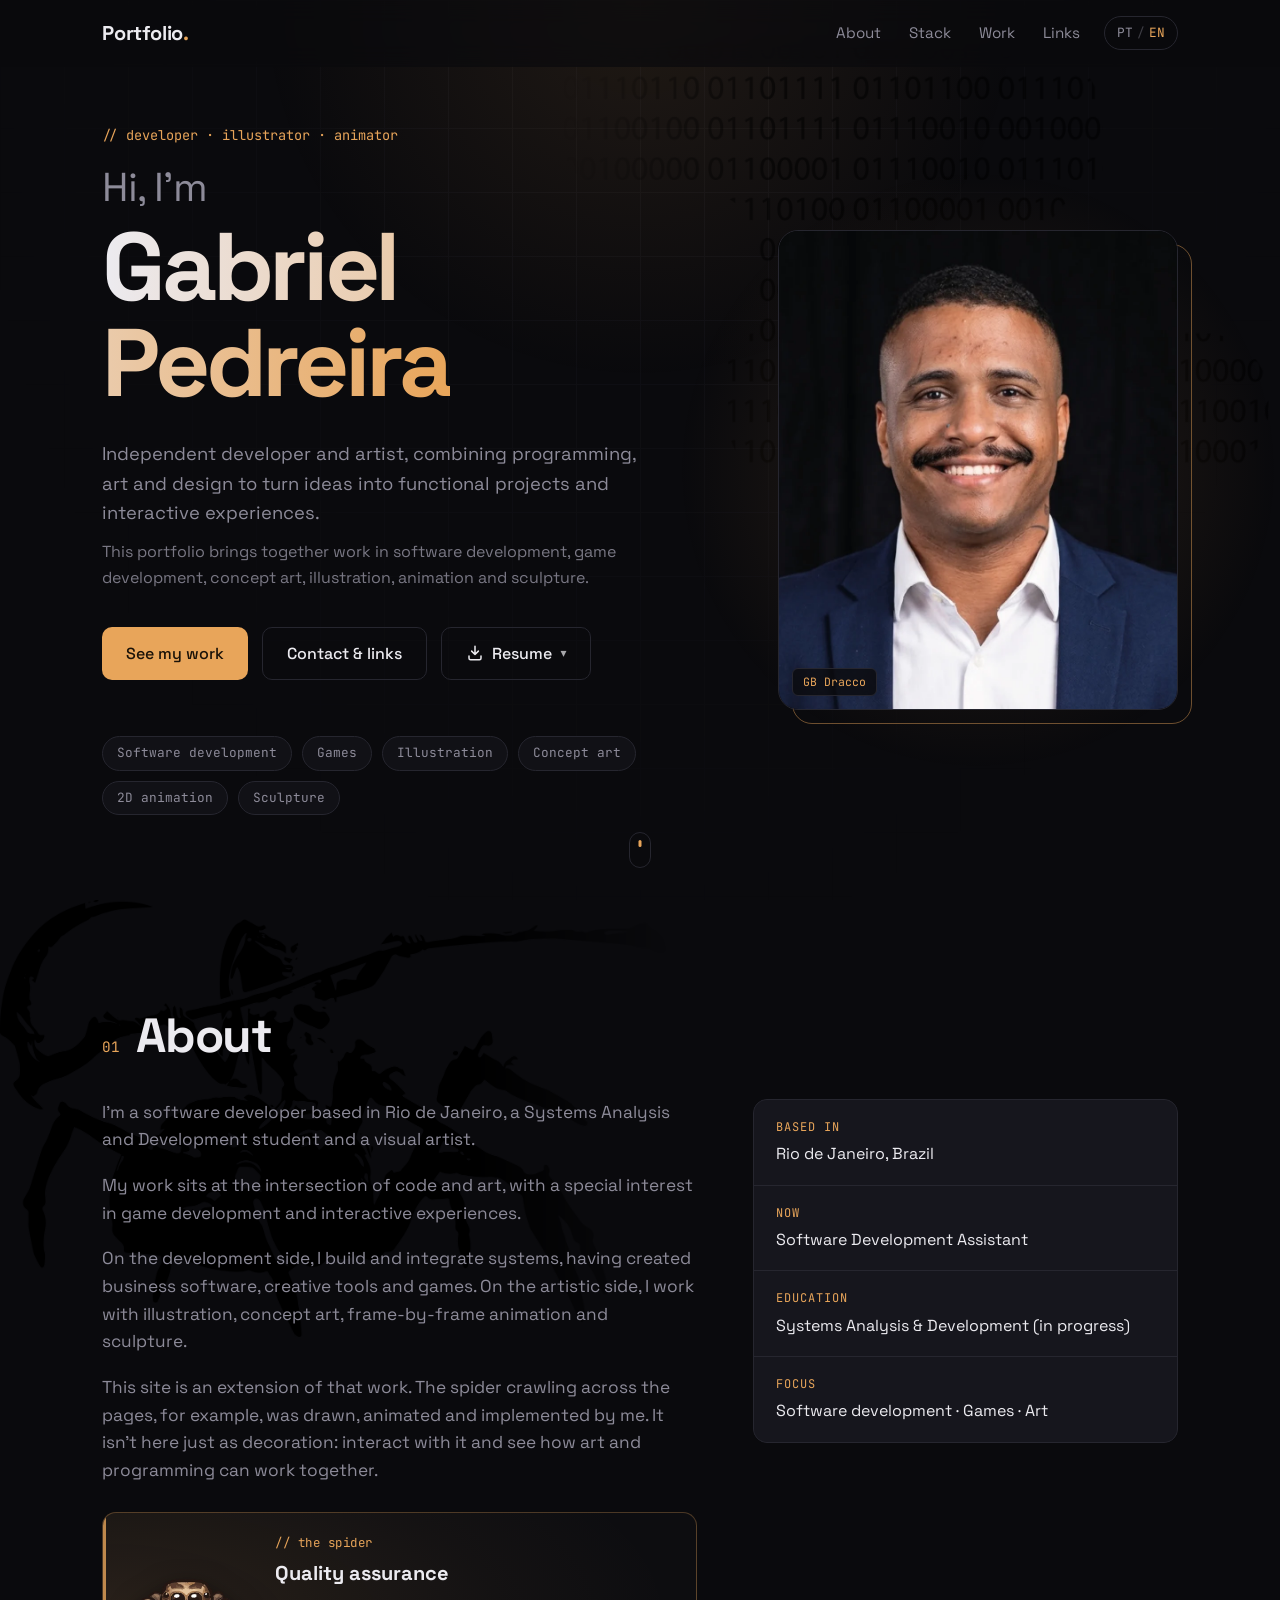
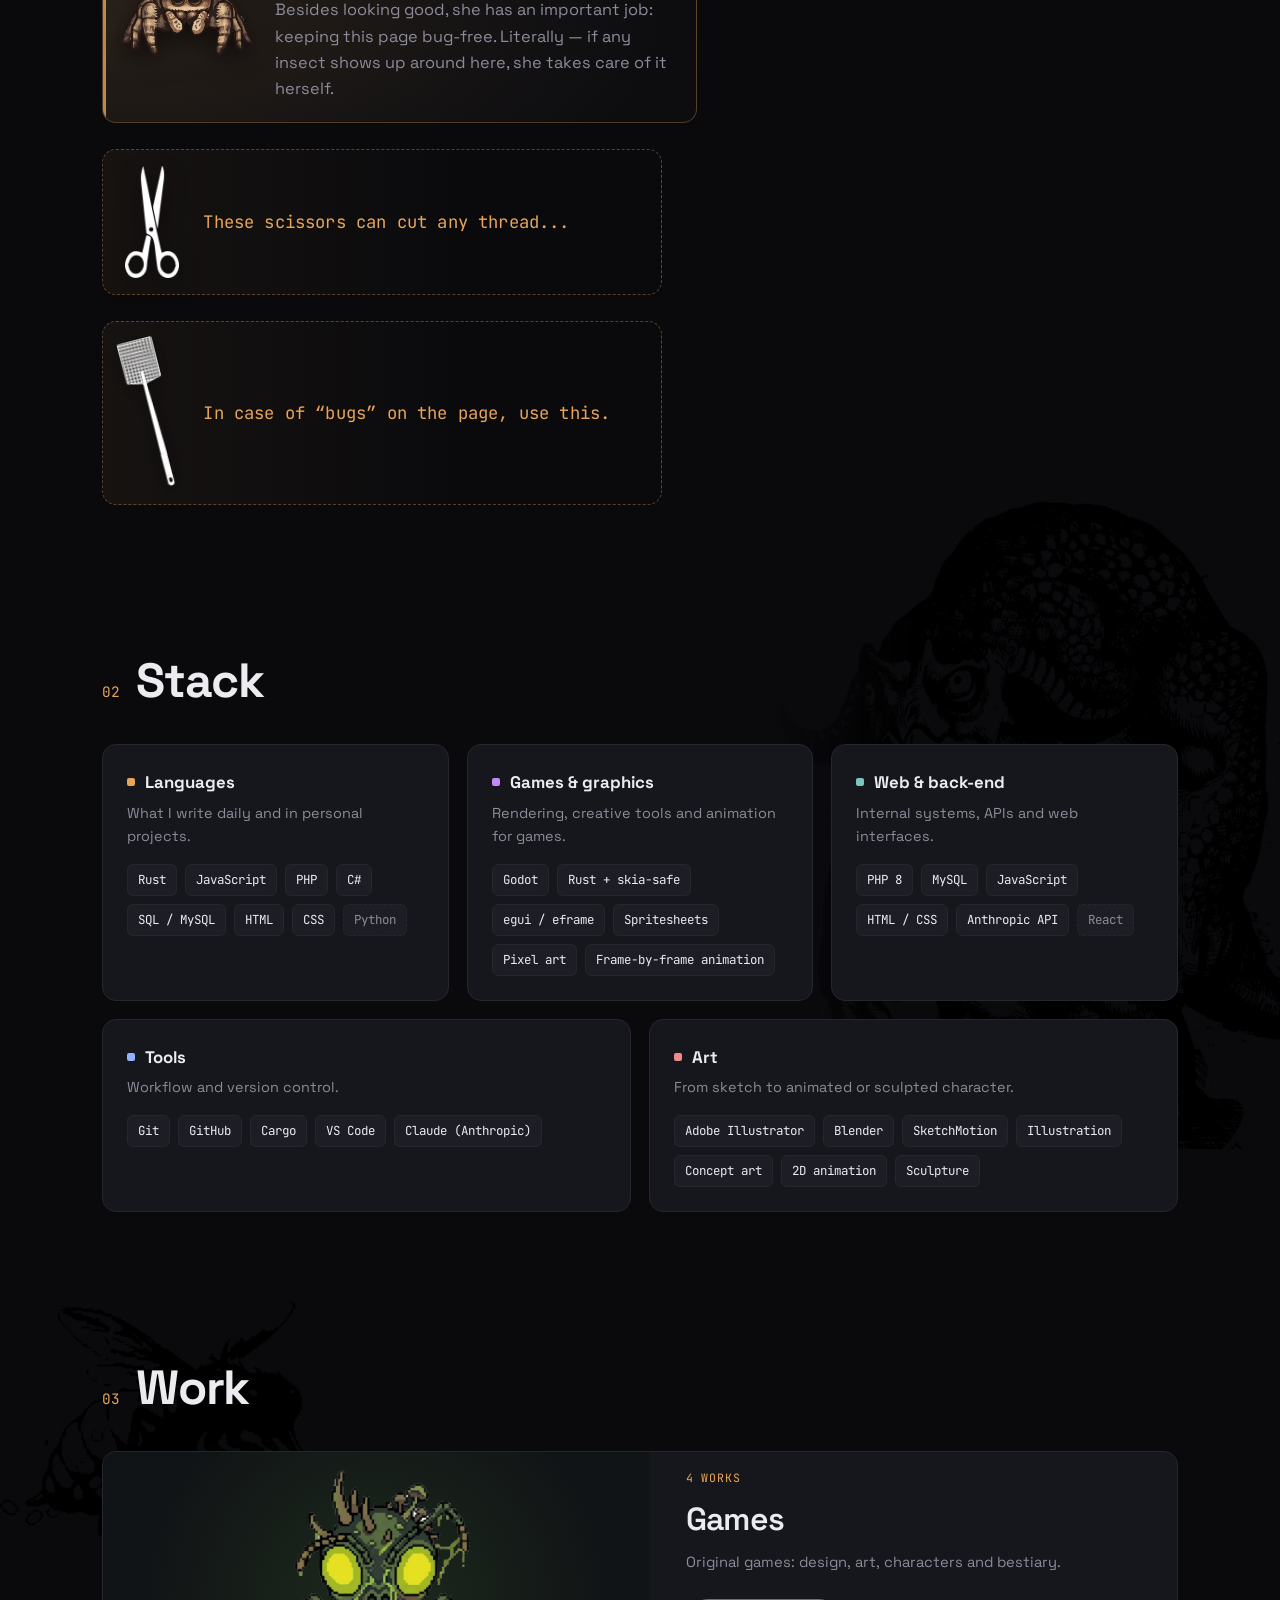
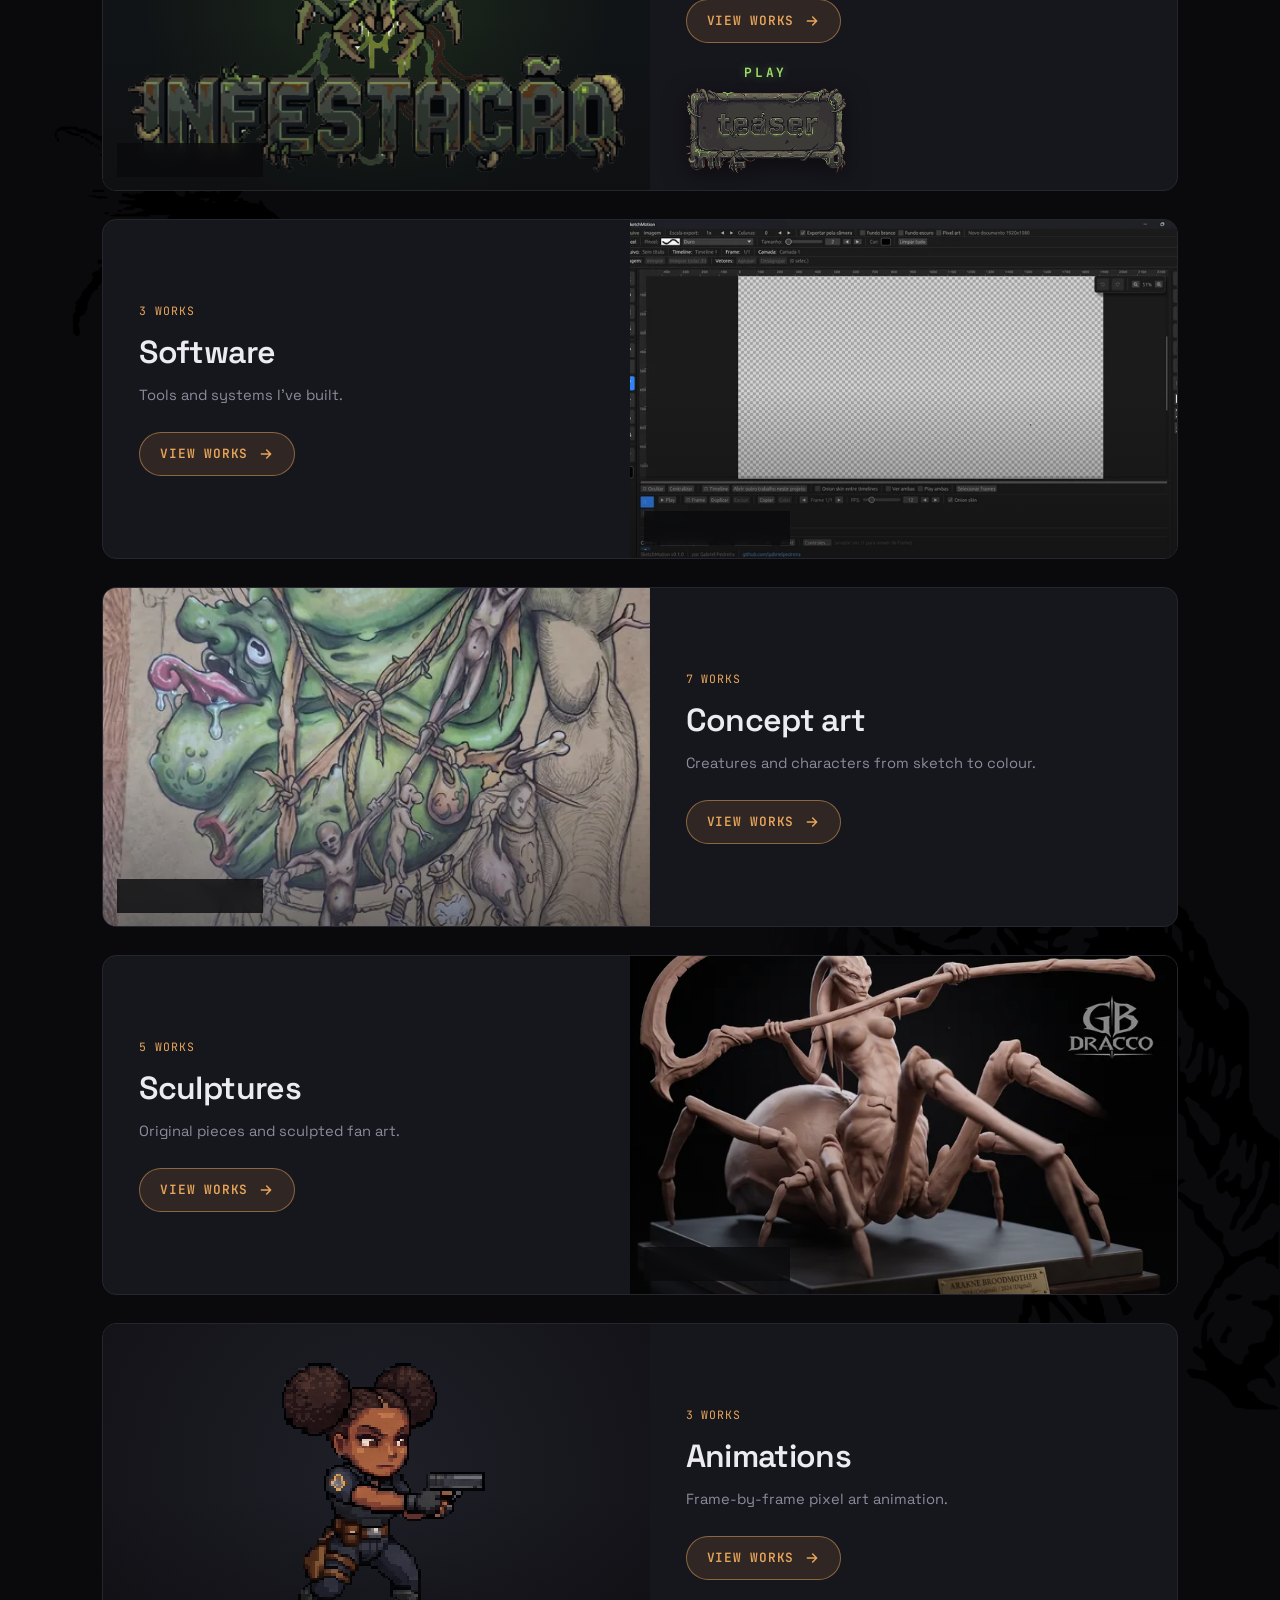
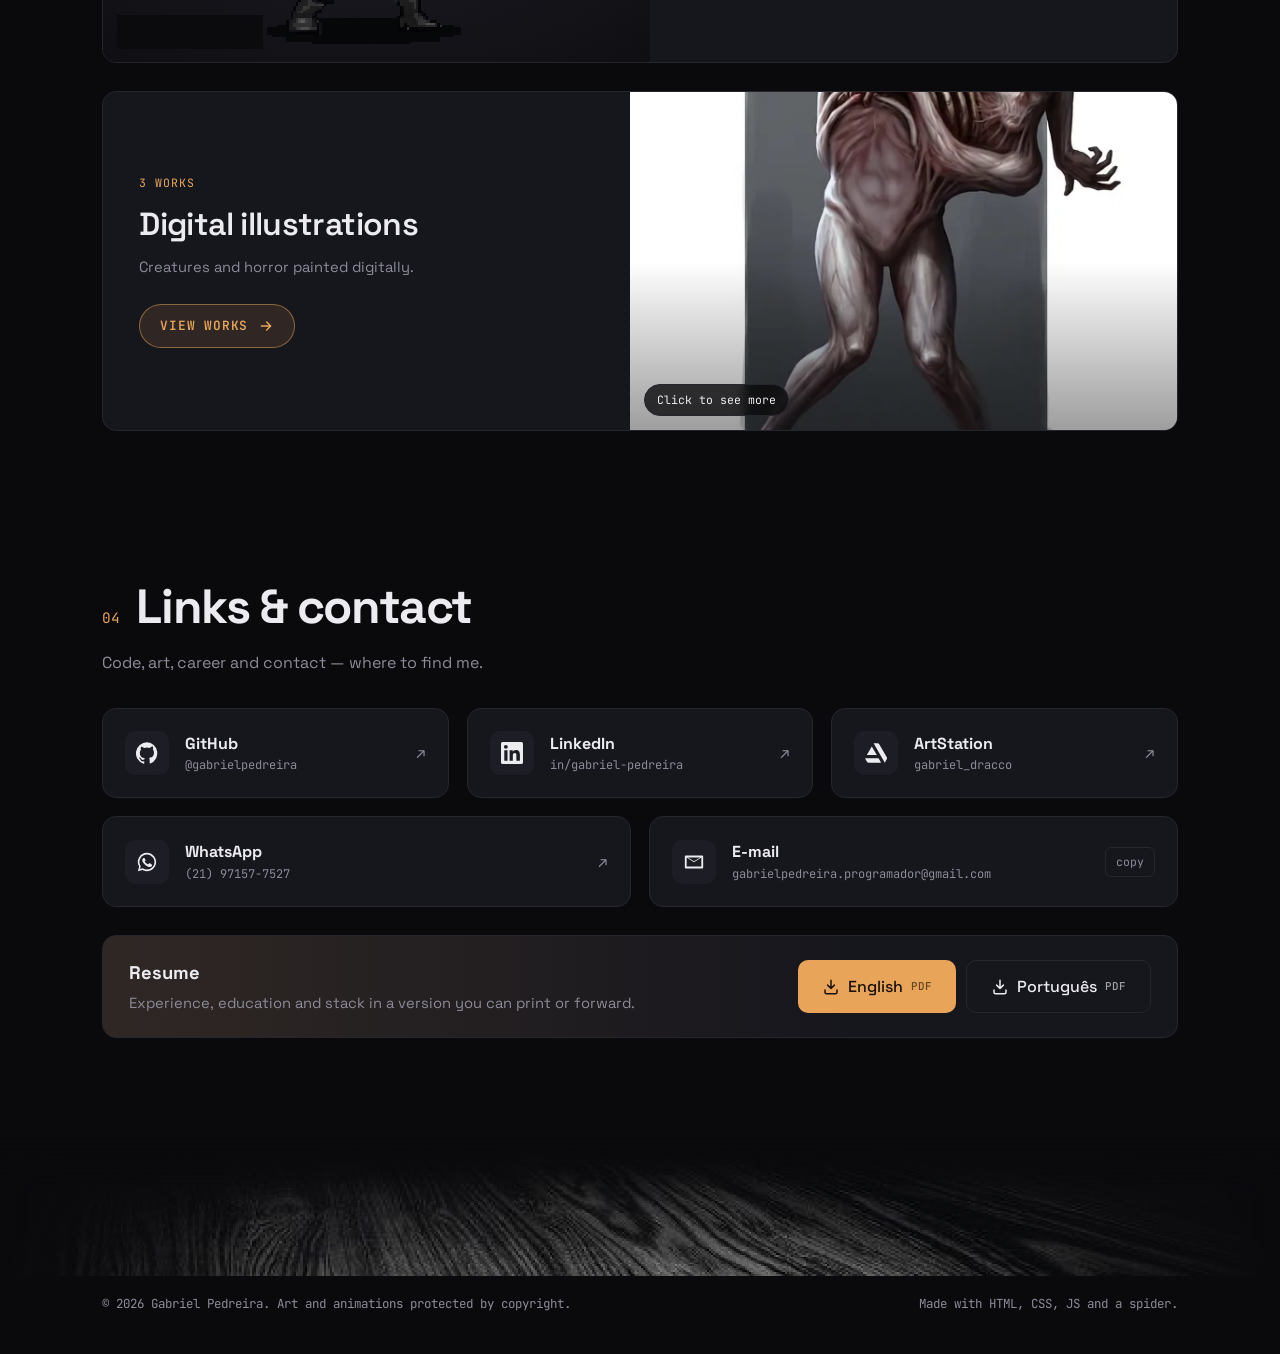
<file: index.html>
<!DOCTYPE html>
<!--
🇧🇷

OLÁ! Vejo que é curioso(a) em? kkkkk

Já que chegou até aqui deixa eu te fazer um pedido
se puder compartilhe meu trabalho e me siga nas mídias sociais.

GitHub:
https://github.com/gabrielpedreira

ArtStation:
https://gabriel_dracco.artstation.com/

Linkedin:
https://www.linkedin.com/in/gabriel-pedreira

ou me chame para desenvolvermos um trabalho em conjunto:

email:
gabrielpedreira.programador@gmail.com

me manda o código: SOUCURIOSOGBDRACCO pra eu saber que você viu essa mensagem!


🇺🇸

HELLO! I see you're curious, huh? hahaha

Since you've made it this far, let me ask you a favor:
if you can, please share my work and follow me on social media.

GitHub:
https://github.com/gabrielpedreira

ArtStation:
https://gabriel_dracco.artstation.com/

Linkedin:
https://www.linkedin.com/in/gabriel-pedreira

Or reach out to me so we can work on a project together:

email:
gabrielpedreira.programador@gmail.com

Send me the code: SOUCURIOSOGBDRACCO so I know you saw this message!
-->
<html lang="pt-BR" translate="no">
<head>
  <meta charset="UTF-8" />
  <meta name="google" content="notranslate" />  <!-- o site já tem PT/EN; a tradução automática do navegador trocava "GP" por "Médico de clínica geral" -->
  <meta name="viewport" content="width=device-width, initial-scale=1" />
  <title>Gabriel Pedreira — Dev & Artista</title>
  <meta name="description" content="Portfólio de Gabriel Pedreira: desenvolvimento de software e jogos, ilustração, concept art, animação e escultura." />
  <link rel="icon" href="favicon.ico" sizes="any" />
  <link rel="icon" type="image/png" sizes="32x32" href="assets/img/favicon-32.png" />
  <link rel="apple-touch-icon" href="assets/img/apple-touch-icon.png" />
  <link rel="preconnect" href="https://fonts.googleapis.com" />
  <link rel="preconnect" href="https://fonts.gstatic.com" crossorigin />
  <link href="https://fonts.googleapis.com/css2?family=Space+Grotesk:wght@400;500;600;700&family=JetBrains+Mono:wght@400;600&family=Signika:wght@500;600&display=swap" rel="stylesheet" />
  <link rel="stylesheet" href="css/style.css?v=20261116a" />
</head>
<body>
  <div class="bg-grid" aria-hidden="true"></div>
  <div class="bg-glow" aria-hidden="true"></div>

  <header class="nav" id="topo">
    <a class="nav__logo" href="#inicio" translate="no">Portfolio<span>.</span></a>
    <nav class="nav__links" aria-label="Principal">
      <a href="#sobre" data-i18n="nav.about">Sobre</a>
      <a href="#stack" data-i18n="nav.stack">Stack</a>
      <a href="#trabalhos" data-i18n="nav.work">Trabalhos</a>
      <a href="#links" data-i18n="nav.links">Links</a>
    </nav>
    <button class="lang" id="langToggle" aria-label="Trocar idioma / Switch language">
      <span data-lang="pt">PT</span><span class="lang__sep">/</span><span data-lang="en">EN</span>
    </button>
  </header>

  <main>
    <!-- HERO -->
    <section class="hero" id="inicio" data-topic="inicio">
      <div class="hero__content">
      <p class="eyebrow mono" data-i18n="hero.eyebrow">// desenvolvedor · ilustrador · animador</p>
      <h1 class="hero__title">
        <span data-i18n="hero.hi">Olá, eu sou</span>
        <strong>Gabriel Pedreira</strong>
      </h1>
      <p class="hero__lead" data-i18n="hero.lead">Desenvolvedor e artista independente, unindo programação, arte e design para transformar ideias em projetos funcionais e experiências interativas.</p>
      <p class="hero__lead hero__lead--sub" data-i18n="hero.lead2">Este portfólio reúne trabalhos em desenvolvimento de software, desenvolvimento de jogos, concept art, ilustração, animação e escultura.</p>
      <div class="hero__cta">
        <a class="btn btn--primary" href="#trabalhos" data-i18n="hero.cta1">Ver trabalhos</a>
        <a class="btn btn--ghost" href="#links" data-i18n="hero.cta2">Contato & links</a>
        <div class="cv" data-cv>
          <button class="btn btn--ghost cv__toggle" type="button" aria-haspopup="true" aria-expanded="false">
            <svg viewBox="0 0 24 24" aria-hidden="true"><path d="M12 3v11m0 0 4.5-4.5M12 14 7.5 9.5M4 16v3a2 2 0 0 0 2 2h12a2 2 0 0 0 2-2v-3" fill="none" stroke="currentColor" stroke-width="2" stroke-linecap="round" stroke-linejoin="round"/></svg><span data-i18n="cv.btn">Currículo</span><span class="cv__caret" aria-hidden="true">▾</span>
          </button>
          <div class="cv__menu" role="menu" hidden>
            <a role="menuitem" href="assets/docs/Gabriel-Pedreira-Curriculo-PT.pdf" download data-cv-lang="pt"><b class="mono">PT</b><span>Português<small data-i18n="cv.meta">PDF · 2 páginas</small></span></a>
            <a role="menuitem" href="assets/docs/Gabriel-Pedreira-Resume-EN.pdf" download data-cv-lang="en"><b class="mono">EN</b><span>English<small data-i18n="cv.meta">PDF · 2 páginas</small></span></a>
          </div>
        </div>
      </div>
      <ul class="hero__disciplines mono" id="disciplines"></ul>
      </div>
      <figure class="hero__photo">
        <img src="assets/img/gabriel.webp" alt="Gabriel Pedreira" width="900" height="1080" />
        <figcaption class="mono">GB Dracco</figcaption>
      </figure>
      <a class="scroll-hint" href="#sobre" aria-label="Rolar"><span></span></a>
    </section>

    <!-- SOBRE -->
    <section class="section" id="sobre" data-topic="sobre">
      <header class="section__head">
        <span class="section__num mono">01</span>
        <h2 data-i18n="about.title">Sobre</h2>
      </header>
      <div class="about">
        <div class="about__text">
          <p data-i18n="about.p1">Sou desenvolvedor de software no Rio de Janeiro, estudante de Análise e Desenvolvimento de Sistemas e artista visual.</p>
          <p data-i18n="about.p2">Meu trabalho está na interseção entre código e arte, com interesse especial pelo desenvolvimento de jogos e experiências interativas.</p>
          <p data-i18n="about.p3">No desenvolvimento, trabalho com criação e integração de sistemas, tendo desenvolvido softwares empresariais, ferramentas de criação e jogos. No campo artístico, trabalho com ilustração, concept art, animação frame a frame e escultura.</p>
          <p data-i18n="about.p4">Este site é uma extensão desse trabalho. A aranha que percorre as páginas, por exemplo, foi desenhada, animada e implementada por mim. Ela não está aqui apenas como decoração: interaja com ela e veja como arte e programação podem trabalhar juntas.</p>
          <aside class="spider-note">
            <img class="spider-note__img" src="assets/img/aranha_sobre_v2.webp" alt="" width="448" height="260" loading="lazy">
            <div class="spider-note__body">
              <span class="spider-note__tag mono" data-i18n="about.spiderTag">// a aranha</span>
              <h3 class="spider-note__title" data-i18n="about.spiderTitle">Controle de qualidade</h3>
              <p data-i18n="about.spiderText">Além de enfeitar, ela tem um cargo importante: mantém esta página livre de bugs. Literalmente — se algum inseto aparecer por aqui, ela mesma resolve.</p>
            </div>
          </aside>
          <div class="scissors" id="scissors">
            <button class="scissors__btn" id="scissorsBtn" type="button" data-i18n-aria="about.scissorsBtn" aria-label="Pegar a tesoura">
              <img src="assets/img/tesoura.webp" alt="" width="116" height="240">
            </button>
            <p class="scissors__msg"><span data-i18n="about.scissors">Essa tesoura é capaz de cortar qualquer fio...</span></p>
          </div>
          <div class="scissors swatter-box" id="swatterBox">
            <button class="scissors__btn" id="swatterBtn" type="button" data-i18n-aria="about.swatterBtn" aria-label="Pegar o mata-moscas">
              <img src="assets/img/mata_moscas.webp" alt="" width="100" height="420">
            </button>
            <p class="scissors__msg"><span data-i18n="about.swatter">Em caso de “bugs” na página, use isso.</span></p>
          </div>
        </div>
        <div class="about__side">
        <dl class="about__facts">
          <div><dt data-i18n="about.f1k">Base</dt><dd data-i18n="about.f1v">Rio de Janeiro, Brasil</dd></div>
          <div><dt data-i18n="about.f2k">Atual</dt><dd data-i18n="about.f2v">Assistente de Desenvolvimento de Software</dd></div>
          <div><dt data-i18n="about.f3k">Formação</dt><dd data-i18n="about.f3v">Tecnólogo em ADS (em andamento)</dd></div>
          <div><dt data-i18n="about.f4k">Foco</dt><dd data-i18n="about.f4v">Desenvolvimento de software · Jogos · Arte</dd></div>
        </dl>
        </div>
      </div>
    </section>

    <!-- STACK -->
    <section class="section" id="stack" data-topic="stack">
      <header class="section__head">
        <span class="section__num mono">02</span>
        <h2 data-i18n="stack.title">Stack</h2>
      </header>
      <div class="stack" id="stackGrid"></div>
    </section>

    <!-- TRABALHOS -->
    <section class="section" id="trabalhos" data-topic="trabalhos">
      <header class="section__head">
        <span class="section__num mono">03</span>
        <h2 data-i18n="work.title">Trabalhos</h2>
      </header>
      <div class="cats" id="catsGrid"></div>
      <div class="catview" id="catView" hidden>
        <div class="catview__head">
          <button class="catview__back" id="catBack" type="button"><span aria-hidden="true">←</span> <span data-i18n="work.back">Todas as categorias</span></button>
          <h3 class="catview__title" id="catTitle"></h3>
          <p class="catview__blurb" id="catBlurb"></p>
        </div>
        <div class="works" id="worksGrid"></div>
      </div>
    </section>

    <!-- LINKS -->
    <section class="section" id="links" data-topic="links">
      <header class="section__head">
        <span class="section__num mono">04</span>
        <h2 data-i18n="links.title">Links</h2>
      </header>
      <p class="section__lead" data-i18n="links.lead">Código, arte e carreira — onde encontrar cada parte.</p>
      <div class="links" id="linksGrid"></div>
      <div class="cvband">
        <div class="cvband__text">
          <strong data-i18n="cv.title">Currículo</strong>
          <span data-i18n="cv.lead">Experiência, formação e stack em uma versão para imprimir ou enviar.</span>
        </div>
        <div class="cvband__actions">
          <a class="btn btn--primary" href="assets/docs/Gabriel-Pedreira-Curriculo-PT.pdf" download data-cv-lang="pt"><svg viewBox="0 0 24 24" aria-hidden="true"><path d="M12 3v11m0 0 4.5-4.5M12 14 7.5 9.5M4 16v3a2 2 0 0 0 2 2h12a2 2 0 0 0 2-2v-3" fill="none" stroke="currentColor" stroke-width="2" stroke-linecap="round" stroke-linejoin="round"/></svg><span>Português</span><small class="mono">PDF</small></a>
          <a class="btn btn--ghost" href="assets/docs/Gabriel-Pedreira-Resume-EN.pdf" download data-cv-lang="en"><svg viewBox="0 0 24 24" aria-hidden="true"><path d="M12 3v11m0 0 4.5-4.5M12 14 7.5 9.5M4 16v3a2 2 0 0 0 2 2h12a2 2 0 0 0 2-2v-3" fill="none" stroke="currentColor" stroke-width="2" stroke-linecap="round" stroke-linejoin="round"/></svg><span>English</span><small class="mono">PDF</small></a>
        </div>
      </div>
    </section>
  </main>

  <!-- Chão: a aranha cai e anda sobre ele -->
  <div class="floor" id="floor" aria-hidden="true"></div>

  <footer class="footer mono">
    <span>© <span id="year"></span> Gabriel Pedreira. <span data-i18n="footer.rights">Arte e animações protegidas por direitos autorais.</span></span>
    <span data-i18n="footer.made">Feito com HTML, CSS, JS e uma aranha.</span>
  </footer>

  <!-- Lightbox -->
  <div class="lightbox" id="lightbox" hidden>
    <button class="lightbox__close" aria-label="Fechar">×</button>
    <button class="lightbox__nav lightbox__prev" aria-label="Anterior">‹</button>
    <figure><img alt="" /><figcaption></figcaption></figure>
    <button class="lightbox__nav lightbox__next" aria-label="Próximo">›</button>
  </div>

  <!-- Camada da personagem (fase 3) -->
  <div id="spider-layer" aria-hidden="true"></div>

  <script src="js/i18n.js?v=20261116a"></script>
  <script src="js/data.js?v=20261116a"></script>
  <script src="js/main.js?v=20261116a"></script>
  <script src="js/spider.js?v=20261116a"></script>
  <script src="js/game.js?v=20261116a"></script>
</body>
</html>
</file>
<file: css/style.css>
/* ==========================================================
   Portfólio Gabriel Pedreira — tema escuro
   Cores ajustáveis aqui em :root
   ========================================================== */
:root {
  color-scheme: dark;
  --gutter: clamp(16px, 8vw, 140px);  /* margens laterais — a direita é o "território" da aranha */
  --bg: #0a0a0d;
  --bg-2: #111116;
  --surface: #16161d;
  --surface-2: #1d1d26;
  --line: #26262f;
  --text: #ecebf0;
  --muted: #8d8b99;
  --accent: #e8a55a;       /* âmbar — puxa os olhos da aranha */
  --accent-2: #7cc4c0;     /* ciano frio — código */
  --accent-soft: rgba(232, 165, 90, .12);
  --radius: 14px;
  --maxw: 1180px;
  --font: "Space Grotesk", system-ui, sans-serif;
  --mono: "JetBrains Mono", ui-monospace, monospace;
}

* { box-sizing: border-box; margin: 0; padding: 0; }
html { scroll-behavior: smooth; scroll-padding-top: 80px; }
body {
  background: var(--bg);
  color: var(--text);
  font-family: var(--font);
  line-height: 1.6;
  overflow-x: hidden;
  -webkit-font-smoothing: antialiased;
}
img { max-width: 100%; display: block; }
a { color: inherit; text-decoration: none; }
button { font: inherit; color: inherit; background: none; border: 0; cursor: pointer; }
.mono { font-family: var(--mono); }
::selection { background: var(--accent); color: var(--bg); }

/* Fundo */
.bg-grid {
  position: fixed; inset: 0; z-index: -2; pointer-events: none;
  background-image:
    linear-gradient(var(--line) 1px, transparent 1px),
    linear-gradient(90deg, var(--line) 1px, transparent 1px);
  background-size: 64px 64px;
  opacity: .25;
  mask-image: radial-gradient(ellipse at 50% 0%, #000 20%, transparent 75%);
}
.bg-glow {
  position: fixed; z-index: -1; pointer-events: none;
  width: 70vmax; height: 70vmax; left: 50%; top: -35vmax; translate: -50% 0;
  background: radial-gradient(circle, rgba(232,165,90,.10), transparent 60%);
}

/* Navegação */
.nav {
  position: fixed; top: 0; left: 0; right: 0; z-index: 50;
  display: flex; align-items: center; gap: 24px;
  padding: calc(16px + env(safe-area-inset-top, 0px)) max(var(--gutter), calc((100vw - var(--maxw)) / 2)) 16px;
  background: rgba(10,10,13,.72);
  backdrop-filter: blur(12px);
  border-bottom: 1px solid transparent;
  transition: border-color .3s;
}
.nav.is-scrolled { border-bottom-color: var(--line); }
.nav__logo { font-weight: 700; font-size: 1.25rem; letter-spacing: -.02em; }
.nav__logo span { color: var(--accent); }
.nav__links { display: flex; gap: 28px; margin-left: auto; font-size: .95rem; }
.nav__links a { color: var(--muted); transition: color .2s; position: relative; }
.nav__links a:hover, .nav__links a.is-active { color: var(--text); }
.nav__links a.is-active::after {
  content: ""; position: absolute; left: 0; right: 0; bottom: -6px; height: 2px; background: var(--accent);
}
.lang {
  font-family: var(--mono); font-size: .8rem;
  border: 1px solid var(--line); border-radius: 999px; padding: 6px 12px;
  color: var(--muted);
}
.lang [data-lang].is-on { color: var(--accent); }
.lang__sep { margin: 0 4px; opacity: .4; }

/* Layout */
main { padding-inline: var(--gutter); }
.section, .hero { max-width: var(--maxw); margin: 0 auto; }
.section { padding: 110px 0 40px; }
.section__head { display: flex; align-items: baseline; gap: 16px; margin-bottom: 36px; }
.section__head h2 { font-size: clamp(2rem, 4vw, 3rem); letter-spacing: -.03em; line-height: 1.1; }
.section__num { color: var(--accent); font-size: .9rem; }
.section__lead { color: var(--muted); margin: -20px 0 32px; }

/* Hero */
.hero {
  min-height: 100svh; display: flex; flex-direction: column; justify-content: center;
  padding: 120px 0 80px; position: relative;
}
.eyebrow { color: var(--accent); font-size: .85rem; margin-bottom: 20px; }
.hero__title { font-size: clamp(2.6rem, 8vw, 6rem); line-height: 1; letter-spacing: -.045em; font-weight: 600; }
.hero__title span { display: block; font-size: .42em; color: var(--muted); font-weight: 400; letter-spacing: -.02em; margin-bottom: .3em; }
.hero__title strong { font-weight: 700; background: linear-gradient(90deg, var(--text), var(--accent)); -webkit-background-clip: text; background-clip: text; color: transparent; }
.hero__lead { max-width: 560px; margin-top: 28px; font-size: 1.15rem; color: var(--muted); }
.hero__cta { display: flex; gap: 14px; margin-top: 36px; flex-wrap: wrap; }
.hero__disciplines { display: flex; flex-wrap: wrap; gap: 10px; margin-top: 56px; list-style: none; font-size: .8rem; }
.hero__disciplines li { border: 1px solid var(--line); border-radius: 999px; padding: 6px 14px; color: var(--muted); background: var(--bg-2); }
.scroll-hint { position: absolute; bottom: 32px; left: 50%; translate: -50% 0; width: 22px; height: 36px; border: 1.5px solid var(--line); border-radius: 12px; }
.scroll-hint span { position: absolute; left: 50%; top: 7px; width: 3px; height: 7px; translate: -50% 0; background: var(--accent); border-radius: 2px; animation: scrollDot 1.8s infinite; }
@keyframes scrollDot { 0% { opacity: 0; transform: translateY(0); } 40% { opacity: 1; } 100% { opacity: 0; transform: translateY(12px); } }

/* Botões */
.btn { display: inline-flex; align-items: center; gap: 8px; padding: 13px 24px; border-radius: 10px; font-weight: 500; transition: transform .2s, background .2s, border-color .2s; }
.btn:hover { transform: translateY(-2px); }
.btn--primary { background: var(--accent); color: #1a1208; }
.btn--primary:hover { background: #f1b673; }
.btn--ghost { border: 1px solid var(--line); }
.btn--ghost:hover { border-color: var(--accent); }

/* Sobre */
.about { display: grid; grid-template-columns: 1.4fr 1fr; gap: 56px; }
.about__text p { color: var(--muted); font-size: 1.08rem; }
.about__text p + p { margin-top: 18px; }
.about__facts { display: grid; gap: 1px; background: var(--line); border: 1px solid var(--line); border-radius: var(--radius); overflow: hidden; align-self: start; }
.about__facts div { background: var(--surface); padding: 18px 22px; }
.about__facts dt { font-family: var(--mono); font-size: .75rem; color: var(--accent); text-transform: uppercase; letter-spacing: .08em; }
.about__facts dd { margin-top: 4px; }

/* Stack */
.stack { display: grid; grid-template-columns: repeat(auto-fit, minmax(min(100%, 340px), 1fr)); gap: 18px; }
.stack__group { background: var(--surface); border: 1px solid var(--line); border-radius: var(--radius); padding: 24px; transition: border-color .25s, transform .25s; }
.stack__group:hover { border-color: #3a3a46; transform: translateY(-3px); }
.stack__group h3 { font-size: 1.05rem; display: flex; align-items: center; gap: 10px; margin-bottom: 6px; }
.stack__group h3 i { width: 8px; height: 8px; border-radius: 2px; background: var(--c, var(--accent)); display: inline-block; }
.stack__group p { color: var(--muted); font-size: .9rem; margin-bottom: 16px; }
.chips { display: flex; flex-wrap: wrap; gap: 8px; list-style: none; }
.chips li { font-family: var(--mono); font-size: .78rem; padding: 5px 10px; border-radius: 6px; background: var(--surface-2); border: 1px solid var(--line); }
.chips li.is-learning { border-style: dashed; color: var(--muted); }

/* Filtros */
.filters { display: flex; flex-wrap: wrap; gap: 8px; margin-bottom: 28px; }
.filter { font-size: .9rem; padding: 8px 16px; border-radius: 999px; border: 1px solid var(--line); color: var(--muted); transition: all .2s; }
.filter:hover { color: var(--text); border-color: #3a3a46; }
.filter.is-active { background: var(--accent); border-color: var(--accent); color: #1a1208; }
.filter .count { font-family: var(--mono); font-size: .72rem; opacity: .7; margin-left: 6px; }

/* Cards de trabalho */
.works { display: grid; grid-template-columns: repeat(auto-fill, minmax(300px, 1fr)); gap: 20px; }
.card { background: var(--surface); border: 1px solid var(--line); border-radius: var(--radius); overflow: hidden; display: flex; flex-direction: column; transition: transform .3s, border-color .3s; animation: cardIn .45s both; }
.card:hover { transform: translateY(-4px); border-color: #3a3a46; }
@keyframes cardIn { from { opacity: 0; transform: translateY(14px); } }
.card__media { aspect-ratio: 4 / 3; background: var(--surface-2); position: relative; overflow: hidden; cursor: zoom-in; }
.card__media img { width: 100%; height: 100%; object-fit: cover; transition: transform .5s; }
.card:hover .card__media img { transform: scale(1.04); }
.card__media.is-empty { cursor: default; display: grid; place-items: center;
  background: repeating-linear-gradient(135deg, var(--surface-2) 0 12px, var(--surface) 12px 24px); }
.card__media.is-empty::after { content: attr(data-empty); font-family: var(--mono); font-size: .75rem; color: var(--muted); padding: 6px 12px; border: 1px dashed var(--line); border-radius: 6px; background: var(--bg-2); }
.card__badge { position: absolute; top: 12px; left: 12px; font-family: var(--mono); font-size: .7rem; padding: 4px 9px; border-radius: 6px; background: rgba(10,10,13,.8); backdrop-filter: blur(6px); border: 1px solid var(--line); }
.card__status { position: absolute; top: 12px; right: 12px; font-family: var(--mono); font-size: .7rem; padding: 4px 9px; border-radius: 6px; background: var(--accent-soft); color: var(--accent); border: 1px solid rgba(232,165,90,.3); }
.card__body { padding: 20px 22px 22px; display: flex; flex-direction: column; gap: 10px; flex: 1; }
.card__title { font-size: 1.15rem; letter-spacing: -.01em; }
.card__desc { color: var(--muted); font-size: .92rem; flex: 1; }
.card__links { display: flex; gap: 14px; margin-top: 6px; font-size: .85rem; }
.card__links a { color: var(--accent); }
.card__links a:hover { text-decoration: underline; }

/* Links */
.links { display: grid; grid-template-columns: repeat(auto-fit, minmax(240px, 1fr)); gap: 16px; }
.link { display: flex; align-items: center; gap: 16px; padding: 22px; background: var(--surface); border: 1px solid var(--line); border-radius: var(--radius); transition: border-color .25s, transform .25s; }
.link:hover { border-color: var(--accent); transform: translateY(-3px); }
.link.is-soon { opacity: .5; pointer-events: none; }
.link__icon { width: 44px; height: 44px; border-radius: 10px; display: grid; place-items: center; background: var(--surface-2); flex-shrink: 0; }
.link__icon svg { width: 22px; height: 22px; fill: currentColor; }
.link strong { display: block; }
.link small { color: var(--muted); font-family: var(--mono); font-size: .75rem; }
.link__arrow { margin-left: auto; color: var(--muted); transition: transform .2s, color .2s; }
.link:hover .link__arrow { transform: translate(3px, -3px); color: var(--accent); }

/* Rodapé */
.footer { max-width: min(var(--maxw), calc(100% - 2 * var(--gutter))); margin: 80px auto 0; padding: 28px 0 40px; border-top: 1px solid var(--line); display: flex; justify-content: space-between; flex-wrap: wrap; gap: 12px; font-size: .78rem; color: var(--muted); }

/* Lightbox */
.lightbox { position: fixed; inset: 0; z-index: 100; background: rgba(5,5,7,.94); display: flex; align-items: center; justify-content: center; padding: 40px 70px; }
.lightbox[hidden] { display: none; }
.lightbox figure { max-width: 100%; max-height: 100%; display: flex; flex-direction: column; align-items: center; gap: 14px; }
.lightbox img { max-height: 80vh; border-radius: 8px; }
.lightbox figcaption { color: var(--muted); font-size: .9rem; }
.lightbox__close { position: absolute; top: 18px; right: 24px; font-size: 2rem; color: var(--muted); }
.lightbox__nav { position: absolute; top: 50%; translate: 0 -50%; font-size: 2.6rem; color: var(--muted); padding: 10px; }
.lightbox__prev { left: 14px; } .lightbox__next { right: 14px; }
.lightbox button:hover { color: var(--accent); }

/* Camada da personagem (fase 3) */
#spider-layer { position: fixed; inset: 0; pointer-events: none; z-index: 60; overflow: hidden; }

/* Revelar ao rolar */
.reveal.is-in { animation: revealIn .7s both; }
@keyframes revealIn { from { opacity: .35; transform: translateY(16px); } }

/* Responsivo */
@media (max-width: 820px) {
  .nav__links { display: none; }
  .lang { margin-left: auto; }
  .about { grid-template-columns: 1fr; gap: 32px; }
  .section { padding-top: 90px; }
}
@media (max-width: 420px) {
  .works { grid-template-columns: 1fr; }
}
@media (prefers-reduced-motion: reduce) {
  *, *::before, *::after { animation: none !important; transition: none !important; }
  html { scroll-behavior: auto; }
  .reveal { opacity: 1; transform: none; }
}

/* Arte: peça inteira no card, pixel art nítida, contador de galeria */
.card__media.is-contain { background: radial-gradient(circle at 50% 40%, #1f1f28, #121217); }
.card__media.is-contain img { object-fit: contain; padding: 14px; }
.card:hover .card__media.is-contain img { transform: scale(1.03); }
.is-pixel img { image-rendering: pixelated; }
.card__count { position: absolute; right: 12px; bottom: 12px; font-size: .72rem; padding: 4px 9px; border-radius: 6px; background: rgba(10,10,13,.8); border: 1px solid var(--line); }
.lightbox.is-pixel img { image-rendering: pixelated; height: 72vh; width: auto; }

/* Card em destaque (jogo) */
@media (min-width: 900px) {
  .card--featured { grid-column: span 2; flex-direction: row; }
  .card--featured .card__media { aspect-ratio: auto; flex: 1.1; min-height: 340px; }
  .card--featured .card__body { flex: 1; padding: 26px 28px; }
}
.card--featured .card__title { font-size: 1.5rem; }
.card--featured .card__media.is-contain { background: radial-gradient(circle at 50% 45%, #1d2a1c, #111416 70%); }
.card__details { display: grid; gap: 10px; font-size: .85rem; }
.card__details dt { font-family: var(--mono); font-size: .7rem; text-transform: uppercase; letter-spacing: .08em; color: var(--accent); }
.card__details dd { color: var(--muted); margin-top: 2px; }

/* Foto no hero */
.hero { display: grid; grid-template-columns: 1fr; align-content: center; gap: 48px; }
.hero__photo { position: relative; justify-self: center; width: min(78vw, 360px); aspect-ratio: 5 / 6; }
.hero__photo img { width: 100%; height: 100%; object-fit: cover; border-radius: 20px; border: 1px solid var(--line); position: relative; z-index: 1; }
.hero__photo::before { content: ""; position: absolute; inset: 0; translate: 14px 14px; border-radius: 20px; border: 1px solid var(--accent); opacity: .45; }
.hero__photo::after { content: ""; position: absolute; inset: -30%; z-index: 0; background: radial-gradient(circle, rgba(232,165,90,.14), transparent 60%); pointer-events: none; }
.hero__photo figcaption { position: absolute; z-index: 2; left: 14px; bottom: 14px; font-size: .72rem; padding: 4px 10px; border-radius: 6px; background: rgba(10,10,13,.8); border: 1px solid var(--line); color: var(--accent); }
@media (min-width: 900px) {
  .hero { grid-template-columns: 1.35fr 1fr; align-items: center; }
  .hero__photo { justify-self: end; width: min(100%, 400px); }
}
.about__side { display: grid; gap: 18px; align-self: start; }
@media (max-width: 899px) { .scroll-hint { display: none; } }

/* Lightbox: páginas altas (almanaque) rolam na vertical */
.lightbox.is-tall { overflow-y: auto; align-items: flex-start; }
.lightbox.is-tall figure { max-height: none; width: min(1000px, 92vw); margin: 20px auto; }
.lightbox.is-tall img { max-height: none; width: 100%; height: auto; }
.lightbox.is-tall .lightbox__nav, .lightbox.is-tall .lightbox__close { position: fixed; }
@media (max-width: 600px) { .lightbox { padding: 50px 12px; } .lightbox__nav { font-size: 2rem; } }

/* ---------- Categorias (visão geral) ---------- */
.cats { display: grid; grid-template-columns: repeat(auto-fill, minmax(min(100%, 320px), 1fr)); gap: 20px; }
.cats[hidden], .catview[hidden] { display: none; }
.cat { text-align: left; display: flex; flex-direction: column; background: var(--surface); border: 1px solid var(--line); border-radius: var(--radius); overflow: hidden; transition: transform .3s, border-color .3s; }
.cat:hover, .cat:focus-visible { transform: translateY(-4px); border-color: var(--accent); outline: none; }
.cat__media { display: block; aspect-ratio: 16 / 10; background: var(--surface-2); overflow: hidden; }
.cat__media img { width: 100%; height: 100%; object-fit: cover; transition: transform .6s; }
.cat:hover .cat__media img { transform: scale(1.05); }
.cat__media.is-contain { background: radial-gradient(circle at 50% 45%, #1f1f28, #121217); }
.cat__media.is-contain img { object-fit: contain; padding: 18px; }
.cat__body { display: flex; flex-direction: column; gap: 6px; padding: 20px 22px 22px; flex: 1; }
.cat__count { font-size: .72rem; color: var(--accent); text-transform: uppercase; letter-spacing: .08em; }
.cat__title { font-size: 1.4rem; font-weight: 600; letter-spacing: -.02em; }
.cat__blurb { color: var(--muted); font-size: .92rem; flex: 1; }
.cat__cta { font-size: .8rem; color: var(--muted); margin-top: 8px; transition: color .2s; }
.cat:hover .cat__cta { color: var(--accent); }
@media (min-width: 900px) {
  .cats { grid-template-columns: repeat(3, 1fr); }
  .cat--wide { grid-column: span 2; flex-direction: row; }
  .cat--wide .cat__media { aspect-ratio: auto; flex: 1.3; min-height: 300px; }
  .cat--wide .cat__media.is-contain { background: radial-gradient(circle at 50% 45%, #1d2a1c, #111416 70%); }
  .cat--wide .cat__body { flex: 1; justify-content: flex-end; padding: 28px; }
  .cat--wide .cat__title { font-size: 2rem; }
}

/* ---------- Categoria aberta ---------- */
.catview { animation: cardIn .4s both; }
.catview__head { display: grid; gap: 6px; margin-bottom: 26px; }
.catview__back { justify-self: start; font-size: .88rem; color: var(--muted); border: 1px solid var(--line); border-radius: 999px; padding: 7px 14px; margin-bottom: 10px; transition: color .2s, border-color .2s; }
.catview__back:hover, .catview__back:focus-visible { color: var(--text); border-color: var(--accent); outline: none; }
.catview__title { font-size: clamp(1.6rem, 3vw, 2.2rem); letter-spacing: -.02em; }
.catview__blurb { color: var(--muted); }
.works > .card--featured:only-child, .works > .card--featured:first-child { grid-column: 1 / -1; }

/* ---------- Aranha ---------- */
#spider-layer { opacity: 0; transition: opacity .4s; }
#spider-layer.is-on { opacity: 1; }
.spider-thread { position: absolute; left: 0; top: 0; width: 1px; transform-origin: top; will-change: transform, height; }
.spider-sprite { position: absolute; left: 0; top: 0; transform-origin: 50% 0; will-change: transform; filter: drop-shadow(0 6px 10px rgba(0,0,0,.45)); }

/* ---------- Trabalhos: um abaixo do outro ---------- */
.cats, .works { grid-template-columns: 1fr !important; gap: 28px; }
@media (min-width: 900px) {
  .cat, .card { flex-direction: row; min-height: 320px; }
  .cat .cat__media, .card .card__media { aspect-ratio: auto; flex: 1.2; min-height: 320px; }
  .cat .cat__body, .card .card__body { flex: 1; justify-content: center; padding: 32px 36px; }
  .cat .cat__title { font-size: 2rem; }
  .cat:nth-child(even), .card:nth-child(even) { flex-direction: row-reverse; }   /* alterna imagem/texto */
  .cat--wide, .card--featured { grid-column: auto; }
}

/* ---------- Chão ---------- */
.footer { position: relative; z-index: 1; margin-bottom: 0; }
.floor {
  position: relative; z-index: 0;
  width: 100%; aspect-ratio: 2485 / 267; max-height: 300px; min-height: 90px;
  margin-top: -8px;
  background: url("../assets/img/chao.png") center bottom / 100% 100% no-repeat;
  -webkit-mask-image: linear-gradient(to bottom, transparent 0, #000 35%);
          mask-image: linear-gradient(to bottom, transparent 0, #000 35%);
}
.floor::after { /* brilho suave vindo "da página" sobre o chão */
  content: ""; position: absolute; inset: 0;
  background: radial-gradient(ellipse 50% 70% at 50% 100%, rgba(232,165,90,.07), transparent 70%);
  pointer-events: none;
}

/* Contatos */
.link { min-width: 0; }
.link > span:nth-child(2) { min-width: 0; }
.link small { display: block; overflow-wrap: anywhere; }
.link__copy { margin-left: auto; font-size: .72rem; padding: 5px 10px; border-radius: 6px; border: 1px solid var(--line); color: var(--muted); flex-shrink: 0; }
.link__copy:hover { color: var(--accent); border-color: var(--accent); }

/* Chão acima do rodapé */
.floor { margin-top: 60px; }
.footer { margin-top: 0; border-top: 0; padding-top: 18px; }

/* Aranha: áreas de interação */
#spider-layer [hidden] { display: none !important; }
.spider-thread-hit { position: absolute; left: 0; top: 0; width: 18px; pointer-events: auto; }
.spider-body-hit { position: absolute; left: 0; top: 0; pointer-events: auto; border-radius: 40%; }
.links { grid-template-columns: repeat(auto-fill, minmax(min(100%, 340px), 1fr)); }
.card__desc p + p { margin-top: .7em; }
.card__desc { max-width: 68ch; }

/* ---------- Currículo ---------- */
.btn svg { width: 18px; height: 18px; flex-shrink: 0; }
.cv { position: relative; }
.cv__caret { font-size: .75em; opacity: .7; transition: transform .2s; }
.cv__toggle[aria-expanded="true"] .cv__caret { transform: rotate(180deg); }
.cv__menu {
  position: absolute; z-index: 20; top: calc(100% + 8px); left: 0; min-width: 230px;
  display: grid; padding: 6px; gap: 2px;
  background: var(--surface); border: 1px solid var(--line); border-radius: 12px;
  box-shadow: 0 18px 40px rgba(0,0,0,.45); animation: cardIn .18s both;
}
.cv__menu[hidden] { display: none; }
.cv__menu a { display: flex; align-items: center; gap: 12px; padding: 10px 12px; border-radius: 8px; transition: background .15s; }
.cv__menu a:hover, .cv__menu a:focus-visible { background: var(--surface-2); outline: none; }
.cv__menu b { font-size: .72rem; padding: 3px 7px; border-radius: 5px; border: 1px solid var(--line); color: var(--muted); }
.cv__menu a.is-current b { color: #1a1208; background: var(--accent); border-color: var(--accent); }
.cv__menu span { display: grid; line-height: 1.25; }
.cv__menu small { color: var(--muted); font-size: .74rem; }

.cvband {
  margin-top: 28px; padding: 22px 26px;
  display: flex; flex-wrap: wrap; align-items: center; justify-content: space-between; gap: 18px;
  background: linear-gradient(90deg, var(--accent-soft), transparent 70%), var(--surface);
  border: 1px solid var(--line); border-radius: var(--radius);
}
.cvband__text { display: grid; gap: 4px; }
.cvband__text strong { font-size: 1.15rem; }
.cvband__text span { color: var(--muted); font-size: .92rem; }
.cvband__actions { display: flex; flex-wrap: wrap; gap: 10px; }
.cvband__actions small { font-size: .68rem; opacity: .65; }
@media (max-width: 520px) { .cvband__actions .btn { flex: 1; justify-content: center; } }
.hero__lead--sub { margin-top: 12px; font-size: 1rem; opacity: .85; }
.spider-wpp-hit { position: absolute; left: 0; top: 0; pointer-events: auto; cursor: pointer; border-radius: 22%; }
.spider-wpp-hit:focus-visible { outline: 2px solid var(--accent); outline-offset: 2px; }
.spider-sym { will-change: transform; }

/* ---------- Grades de Stack e Contatos: linhas sempre completas ----------
   Desktop: 3 por linha; se a última linha tiver 2, eles dividem a largura toda (e 1 ocupa tudo).
   Tablet: 2 por linha (o último sozinho ocupa a linha). Celular: 1 por linha. */
.stack, .links { grid-template-columns: repeat(6, minmax(0, 1fr)); gap: 18px; }
.stack > *, .links > * { grid-column: span 2; }
.stack > :nth-child(3n+1):nth-last-child(2), .stack > :nth-child(3n+2):last-child,
.links > :nth-child(3n+1):nth-last-child(2), .links > :nth-child(3n+2):last-child { grid-column: span 3; }
.stack > :nth-child(3n+1):last-child, .links > :nth-child(3n+1):last-child { grid-column: span 6; }
@media (max-width: 1100px) {
  .stack, .links { grid-template-columns: repeat(2, minmax(0, 1fr)); }
  .stack > *, .links > * { grid-column: span 1 !important; }
  .stack > :nth-child(odd):last-child, .links > :nth-child(odd):last-child { grid-column: span 2 !important; }
}
@media (max-width: 640px) {
  .stack, .links { grid-template-columns: minmax(0, 1fr); }
  .stack > *, .links > *,
  .stack > :nth-child(odd):last-child, .links > :nth-child(odd):last-child { grid-column: 1 / -1 !important; }
  .stack, .links { grid-auto-rows: auto; align-items: start; gap: 12px; }
  .stack__group { padding: 18px; }
  .stack__group p { margin-bottom: 12px; }
  .link { padding: 14px 16px; }
}

/* ---------- Celular: margem esquerda maior para a aranha caber inteira ---------- */
@media (max-width: 700px) {
  :root { --gutter-left: 52px; }
  main { padding-left: var(--gutter-left); padding-right: 16px; }
  .footer { max-width: none; margin-left: var(--gutter-left); margin-right: 16px; }
  .hero { padding-top: 96px; }
  .hero__title { font-size: clamp(2.2rem, 11vw, 3.4rem); }
  .section { padding-top: 72px; }
  .section__head h2 { font-size: clamp(1.7rem, 8vw, 2.2rem); }
  .cat__media, .card__media { aspect-ratio: 4 / 3; }
  .cat__title { font-size: 1.25rem; }
  .card__body, .cat__body { padding: 16px 18px 18px; }
  .card__details dd { font-size: .82rem; }
  .link { padding: 16px; gap: 12px; }
  .cvband { padding: 18px; }
  .lightbox { padding: 48px 8px; }
  .lightbox__nav { font-size: 2rem; padding: 6px; }
}

html { overflow-x: clip; }
.stack__group, .link { min-width: 0; }
.chips li { overflow-wrap: anywhere; }

/* ---------- Minigame ---------- */
.playbtn { display: inline-flex; flex-direction: column; align-items: center; gap: 4px; align-self: flex-start; margin-top: 14px; padding: 0; background: none; border: 0; cursor: pointer; transition: transform .2s, filter .2s; }
.playbtn__label { font-size: .8rem; font-weight: 700; letter-spacing: .22em; text-transform: uppercase; color: #9fdc6a; text-shadow: 0 0 10px rgba(120,220,80,.45); }
.playbtn img { width: 160px; height: auto; image-rendering: pixelated; filter: drop-shadow(0 6px 12px rgba(0,0,0,.5)); }
.playbtn:hover, .playbtn:focus-visible { transform: translateY(-2px) scale(1.04); filter: brightness(1.15); outline: none; }
.playbtn:active { transform: scale(.97); }
html.game-open { overflow: hidden; }
.game { position: fixed; inset: 0; z-index: 200; display: grid; place-items: center; padding: 16px; }
.game[hidden] { display: none; }
.game__backdrop { position: absolute; inset: 0; background: rgba(4,4,6,.88); backdrop-filter: blur(4px); }
.game__panel { position: relative; width: min(1100px, 100%, calc((100vh - 120px) * 16 / 9)); border-radius: 14px; overflow: hidden; border: 1px solid var(--line); box-shadow: 0 30px 80px rgba(0,0,0,.6); background: #000; outline: none; }
.game__screen { position: relative; aspect-ratio: 16 / 9; }
.game__canvas { display: block; width: 100%; height: 100%; image-rendering: pixelated; }
.game__loading { position: absolute; inset: 0; display: grid; place-items: center; color: var(--muted); margin: 0; }
.game__loading[hidden] { display: none; }
.game__restart { position: absolute; left: 50%; top: 72%; transform: translateX(-50%); font-family: var(--mono); font-weight: 700; font-size: clamp(.8rem, 1.6vw, 1.05rem); letter-spacing: .12em; text-transform: uppercase; color: #fff; background: #8e1b1b; border: 2px solid #ff5a4a; border-radius: 8px; padding: .7em 1.6em; cursor: pointer; animation: cardIn .4s both; box-shadow: 0 0 24px rgba(255,60,40,.35); }
.game__restart:hover, .game__restart:focus-visible { background: #b52424; outline: none; }
.game__restart[hidden] { display: none; }
.game__x { position: absolute; top: 8px; left: 50%; transform: translateX(-50%); width: 30px; height: 30px; border-radius: 50%; border: 1px solid rgba(255,255,255,.2); background: rgba(0,0,0,.5); color: #ddd; font-size: 1.1rem; line-height: 1; cursor: pointer; opacity: .6; }
.game__x:hover { opacity: 1; }
.game__band { display: flex; flex-wrap: wrap; justify-content: center; gap: 6px 22px; padding: 12px 16px; background: #000; border-top: 1px solid #1c1c22; font-size: .8rem; color: #bdbdc6; }
.game__band button { display: inline-flex; align-items: center; gap: 8px; background: none; border: 0; color: inherit; font: inherit; padding: 4px 2px; cursor: pointer; touch-action: none; user-select: none; -webkit-user-select: none; }
.game__band kbd { display: inline-grid; place-items: center; min-width: 28px; height: 26px; padding: 0 6px; border-radius: 5px; border: 1px solid #3a3a44; border-bottom-width: 3px; background: #15151a; color: #fff; font-family: var(--mono); font-size: .85rem; }
.game__band button.is-on kbd, .game__band button:active kbd { border-color: var(--accent); color: var(--accent); transform: translateY(1px); }
@media (max-width: 700px) {
  .game { padding: 8px; }
  .game__band { gap: 6px 12px; font-size: .72rem; }
  .game__band span { display: none; }
  .game__band kbd { min-width: 46px; height: 42px; font-size: 1.1rem; }
  .playbtn img { width: 130px; }
}
.cat { cursor: pointer; }

/* ---------- Minigame no celular: tela cheia, deitado, botões na tela ---------- */
.game__pad, .game__rotate { display: none; }
.game.is-touch { padding: 0; background: #000; inset: auto; top: 0; left: 0; width: 100vw; height: var(--gvh, 100dvh); --u: calc(var(--gvh, 100dvh) / 100); }
.game.is-touch .game__backdrop { background: #000; backdrop-filter: none; }
.game.is-touch .game__panel { width: 100%; height: 100%; border: 0; border-radius: 0; box-shadow: none; display: grid; place-items: center; }
.game.is-touch .game__screen { width: min(100%, var(--gvh, 100dvh) * 16 / 9); height: auto; }
.game.is-touch .game__band, .game.is-touch .game__x { display: none; }
.game.is-touch .game__pad { display: block; position: absolute; inset: 0; pointer-events: none; }
.game__pad button { pointer-events: auto; touch-action: none; user-select: none; -webkit-user-select: none; -webkit-touch-callout: none; -webkit-tap-highlight-color: transparent;
  display: grid; place-items: center; border-radius: 50%; border: 2px solid rgba(255,255,255,.28); background: rgba(10,10,14,.42); color: rgba(255,255,255,.9);
  font-family: var(--mono); backdrop-filter: blur(2px); transition: transform .06s, background .06s, border-color .06s; }
.game__pad button.is-on { transform: scale(.92); background: rgba(232,165,90,.35); border-color: var(--accent); }
.game__pad-l, .game__pad-r { position: absolute; bottom: max(10px, env(safe-area-inset-bottom)); display: flex; gap: 14px; align-items: flex-end; }
.game__pad-l { left: max(16px, env(safe-area-inset-left)); }
.game__pad-r { right: max(16px, env(safe-area-inset-right)); }
.game__pad-l button { width: clamp(58px, calc(var(--u) * 15), 84px); height: clamp(58px, calc(var(--u) * 15), 84px); font-size: clamp(1.1rem, calc(var(--u) * 4), 1.6rem); }
.game__pad-r button { width: clamp(62px, calc(var(--u) * 17), 92px); height: clamp(62px, calc(var(--u) * 17), 92px); gap: 0; line-height: 1; }
.game__pad-r button b { font-size: clamp(1.1rem, calc(var(--u) * 4.4), 1.7rem); }
.game__pad-r button small { font-size: clamp(.5rem, calc(var(--u) * 1.9), .7rem); text-transform: uppercase; letter-spacing: .06em; opacity: .8; }
.game__pad-r .is-shoot { width: clamp(72px, calc(var(--u) * 21), 110px); height: clamp(72px, calc(var(--u) * 21), 110px); border-color: rgba(255,90,74,.6); background: rgba(120,20,20,.4); }
.game__pad-r .is-reload { margin-bottom: clamp(24px, calc(var(--u) * 9), 56px); }
.game__pad-quit { position: absolute; top: max(10px, env(safe-area-inset-top)); left: 50%; transform: translateX(-50%); width: 38px; height: 38px; font-size: 1rem; }
.game__pad-quit.is-on { transform: translateX(-50%) scale(.92); }
@media (orientation: portrait) {
  .game.is-touch .game__rotate { display: grid; place-content: center; justify-items: center; gap: 18px; position: absolute; inset: 0; z-index: 5; background: #07070a; color: #e8e8ea; text-align: center; padding: 24px; }
  .game.is-touch .game__pad { display: none; }
}
.game__rotate p { margin: 0; font-size: 1rem; }
.game__rotate-close { border: 1px solid var(--line); background: none; color: var(--muted); border-radius: 999px; padding: 8px 18px; font-size: .85rem; }
.game__rotate-ico { width: 64px; height: 104px; border: 4px solid var(--accent); border-radius: 12px; position: relative; animation: gameRotate 2.2s ease-in-out infinite; }
.game__rotate-ico::after { content: ""; position: absolute; left: 50%; bottom: 6px; width: 14px; height: 4px; margin-left: -7px; border-radius: 2px; background: var(--accent); }
@keyframes gameRotate { 0%, 20% { transform: rotate(0); } 50%, 80% { transform: rotate(-90deg); } 100% { transform: rotate(0); } }
.game.is-touch .game__restart { top: 70%; font-size: clamp(.8rem, calc(var(--u) * 4), 1.1rem); }

/* ---------- Minigame: volume ---------- */
.game__vol { display: inline-flex; align-items: center; gap: 8px; }
.game__vol input { width: 110px; accent-color: var(--accent); cursor: pointer; }
.game__vol-btn { display: grid; place-items: center; width: 30px; height: 30px; padding: 0 !important; border-radius: 6px; color: #e8e8ea !important; }
.game__vol-btn:hover { color: var(--accent) !important; }
[data-vol-ico] svg { width: 20px; height: 20px; }
[data-vol-ico] .x { display: none; }
[data-vol-ico][data-level="0"] .w1, [data-vol-ico][data-level="0"] .w2, [data-vol-ico][data-level="1"] .w2 { display: none; }
[data-vol-ico][data-level="0"] .x { display: inline; }
.game__pad-vol { position: absolute; top: max(10px, env(safe-area-inset-top)); right: max(16px, env(safe-area-inset-right)); width: 38px; height: 38px; }
.game__pad-vol svg { width: 20px; height: 20px; }
.game.is-touch .game__pad-vol { top: auto; bottom: auto; top: calc(max(10px, env(safe-area-inset-top)) + 0px); right: auto; left: calc(50% + 28px); }
.game.is-touch .game__pad-quit { transform: translateX(calc(-50% - 28px)); }
.game.is-touch .game__pad-quit.is-on { transform: translateX(calc(-50% - 28px)) scale(.92); }
@media (max-width: 700px) { .game__vol span, .game__vol kbd { display: none; } .game__vol input { width: 80px; } }
.game__pad-r .is-stab { border-color: rgba(200,210,230,.5); }

/* ---------- Minigame: placa de aviso ---------- */
.gwarn { position: fixed; inset: 0; z-index: 210; display: grid; place-items: center; padding: 16px; }
.gwarn[hidden] { display: none; }
.gwarn__backdrop { position: absolute; inset: 0; background: rgba(4,4,6,.86); backdrop-filter: blur(4px); }
.gwarn__box { position: relative; width: min(920px, 100%, calc((100vh - 48px) * 1600 / 854)); width: min(920px, 100%, calc((100dvh - 48px) * 1600 / 854)); }
.gwarn__img { display: block; width: 100%; height: auto; filter: drop-shadow(0 24px 50px rgba(0,0,0,.6)); user-select: none; -webkit-user-drag: none; }
.gwarn__ok { position: absolute; left: 41.28%; top: 84.46%; width: 17.65%; padding: 0; border: 0; background: none; cursor: pointer;
  transition: transform .18s ease, filter .18s ease; transform-origin: 50% 55%; -webkit-tap-highlight-color: transparent; }
.gwarn__ok img { display: block; width: 100%; height: auto; }
.gwarn__ok:hover, .gwarn__ok:focus-visible { transform: translateY(-3%) scale(1.08); filter: brightness(1.25) drop-shadow(0 0 10px rgba(120,230,90,.75)) drop-shadow(0 0 22px rgba(120,230,90,.35)); outline: none; }
.gwarn__ok:active { transform: scale(.96); filter: brightness(.95); }
.gwarn__x { position: absolute; top: 2%; right: 2.4%; width: clamp(30px, 4.2%, 42px); aspect-ratio: 1; border-radius: 50%; border: 2px solid rgba(255,255,255,.35);
  background: rgba(10,10,14,.75); color: #eee; font-size: clamp(1rem, 2vw, 1.4rem); line-height: 1; cursor: pointer; display: grid; place-items: center; transition: background .15s, border-color .15s, transform .15s; }
.gwarn__x:hover, .gwarn__x:focus-visible { background: #8e1b1b; border-color: #ff5a4a; transform: scale(1.08); outline: none; }
/* texto da placa (sobre a arte sem texto) */
.gwarn__box { container-type: inline-size; }
.gwarn__text { position: absolute; left: 12%; right: 12%; top: 16.5%; bottom: 28%; pointer-events: none;
  font-family: "Signika", "Space Grotesk", system-ui, sans-serif; font-weight: 500; text-align: center; color: #ece5d8;
  font-size: 2.15cqw; line-height: 1.22; font-kerning: normal;
  text-shadow: 0 .12cqw 0 #1b1718, 0 0 .5cqw rgba(0,0,0,.55); }
.gwarn__text p { margin: 0; }
.gwarn__top { position: absolute; left: 0; right: 0; top: 0; height: 30%; display: grid; place-content: center; }
.gwarn__bottom { position: absolute; left: 0; right: 0; top: 38%; bottom: 0; display: flex; flex-direction: column; justify-content: center; gap: .9cqw; }
.gwarn__gold { color: #dcc38f; font-weight: 600; font-size: 1.16em; line-height: 1.25; }

/* =====================================================================
   Movimento e apresentação (entrada ao rolar, prévias padronizadas)
   ===================================================================== */
:root { --ease-out: cubic-bezier(.16, 1, .3, 1); }

/* --- Categorias: prévia com altura padrão (a imagem inteira abre ao clicar) --- */
.cat__media { position: relative; }
.cat__media img { position: absolute; inset: 0; width: 100%; height: 100%; }
@media (min-width: 900px) {
  .cat { min-height: 0; height: 340px; }
  .cat .cat__media, .cat--wide .cat__media { min-height: 0; aspect-ratio: auto; }
}
.cat__media::after { content: ""; position: absolute; inset: 0; background: linear-gradient(180deg, transparent 50%, rgba(10,10,13,.72)); opacity: .55; transition: opacity .35s; pointer-events: none; }
.cat:hover .cat__media::after { opacity: 1; }
.cat__hint { position: absolute; left: 14px; bottom: 14px; z-index: 1; display: inline-flex; align-items: center; gap: 6px;
  font-size: .72rem; padding: 6px 12px; border-radius: 999px; background: rgba(10,10,13,.8); border: 1px solid var(--line);
  color: var(--text); backdrop-filter: blur(6px); transition: transform .3s var(--ease-out), border-color .3s, color .3s; }
.cat:hover .cat__hint { transform: translateY(-3px); border-color: var(--accent); color: var(--accent); }
.cat__cta { align-self: flex-start; display: inline-flex; align-items: center; gap: 10px; margin-top: 18px; padding: 11px 20px;
  border-radius: 999px; border: 1px solid rgba(232,165,90,.5); background: var(--accent-soft); color: var(--accent);
  font-family: var(--mono); font-size: .8rem; font-weight: 600; letter-spacing: .06em; text-transform: uppercase;
  transition: background .25s, color .25s, box-shadow .25s, transform .25s; }
.cat__cta svg { width: 16px; height: 16px; transition: transform .25s var(--ease-out); }
.cat:hover .cat__cta, .cat:focus-visible .cat__cta { background: var(--accent); color: #1a1208; box-shadow: 0 10px 28px rgba(232,165,90,.25); }
.cat:hover .cat__cta svg { transform: translateX(5px); }

/* --- Cards de trabalho: imagem com altura contida, texto ocupa o espaço --- */
.card__media img { position: absolute; inset: 0; }
@media (min-width: 900px) {
  .card { min-height: 0; }
  .card .card__media { min-height: clamp(360px, 58vh, 560px); flex: 1.05; }
  .card--featured .card__media { min-height: clamp(340px, 50vh, 480px); }
  .card .card__body { padding: 44px 48px; gap: 16px; }
}
.card__title { font-size: clamp(1.35rem, 2.1vw, 2rem); letter-spacing: -.02em; line-height: 1.15; }
.card__title::after { content: ""; display: block; width: 40px; height: 3px; border-radius: 2px; background: var(--accent); margin-top: 14px; opacity: .85; }
.card__desc { font-size: 1.02rem; line-height: 1.75; display: grid; gap: 14px; align-content: start; }
.card__desc p + p { margin-top: 0; }
.card__desc p.lead { font-size: clamp(1.1rem, 1.45vw, 1.32rem); line-height: 1.55; color: var(--text); font-weight: 500; letter-spacing: -.005em; }
.card__desc mark.hl { background: none; color: var(--accent); font-weight: 600; }
.card__hint { position: absolute; left: 12px; bottom: 12px; display: inline-flex; align-items: center; gap: 6px; font-size: .7rem;
  padding: 5px 10px; border-radius: 999px; background: rgba(10,10,13,.8); border: 1px solid var(--line); backdrop-filter: blur(6px);
  opacity: .85; transition: opacity .25s, border-color .25s, color .25s; pointer-events: none; }
.card__hint svg { width: 12px; height: 12px; }
.card__media:hover .card__hint { opacity: 1; border-color: var(--accent); color: var(--accent); }
.card { animation: none; }

/* --- Entrada ao rolar (só quando o JS liga o movimento) --- */
.reveal.is-in { animation: none; }
.js-motion .reveal:not(.is-in), .js-motion .reveal-card:not(.is-in), .js-motion .reveal-item:not(.is-in) { opacity: 0; }
.js-motion .reveal.is-in:not(.no-anim) { animation: mFadeUp .9s var(--ease-out) var(--d, 0ms) backwards; }

.js-motion .section__head.is-in:not(.no-anim) { animation: none; }
.js-motion .section__head.is-in:not(.no-anim) .section__num { animation: mSlideR .7s var(--ease-out) backwards; }
.js-motion .section__head.is-in:not(.no-anim) h2 { animation: mRise .9s var(--ease-out) .08s backwards; }

/* cards: sobem, a imagem "abre" como uma cortina e o texto entra em sequência */
.js-motion .reveal-card.is-in:not(.no-anim) { animation: mCardUp 1s var(--ease-out) backwards; }
.js-motion .reveal-card.is-in:not(.no-anim) > .cat__media,
.js-motion .reveal-card.is-in:not(.no-anim) > .card__media { animation: mWipeL 1.15s var(--ease-out) .12s backwards; }
@media (min-width: 900px) {
  .js-motion .reveal-card.is-in:not(.no-anim):nth-child(even) > .cat__media,
  .js-motion .reveal-card.is-in:not(.no-anim):nth-child(even) > .card__media { animation-name: mWipeR; }
}
.js-motion .reveal-card.is-in:not(.no-anim) > .cat__body > *,
.js-motion .reveal-card.is-in:not(.no-anim) > .card__body > * { animation: mFadeUp .75s var(--ease-out) backwards; }
.js-motion .reveal-card.is-in:not(.no-anim) > * > :nth-child(1) { animation-delay: .30s; }
.js-motion .reveal-card.is-in:not(.no-anim) > * > :nth-child(2) { animation-delay: .38s; }
.js-motion .reveal-card.is-in:not(.no-anim) > * > :nth-child(3) { animation-delay: .46s; }
.js-motion .reveal-card.is-in:not(.no-anim) > * > :nth-child(4) { animation-delay: .54s; }
.js-motion .reveal-card.is-in:not(.no-anim) > * > :nth-child(5) { animation-delay: .62s; }
.js-motion .reveal-card.is-in:not(.no-anim) > * > :nth-child(n+6) { animation-delay: .70s; }

/* stacks: surgem uma a uma e os itens "brotam" em seguida */
.js-motion .stack__group.is-in:not(.no-anim) { animation: mStackIn 1s var(--ease-out) var(--d, 0ms) backwards; }
.js-motion .stack__group.is-in:not(.no-anim) h3 i { animation: mDot .6s var(--ease-out) calc(var(--d, 0ms) + 250ms) backwards; }
.js-motion .stack__group.is-in:not(.no-anim) .chips li { animation: mPop .5s cubic-bezier(.3, 1.45, .55, 1) backwards;
  animation-delay: calc(var(--d, 0ms) + 380ms + var(--i, 0) * 45ms); }

/* links: deslizam da esquerda, um após o outro */
.js-motion .link.is-in:not(.no-anim) { animation: mSlideR .8s var(--ease-out) var(--d, 0ms) backwards; }

/* topo da página ao carregar */
.js-motion .hero__content > * { animation: mFadeUp 1s var(--ease-out) backwards; }
.js-motion .hero__content > :nth-child(1) { animation-delay: .05s; }
.js-motion .hero__content > :nth-child(2) { animation-delay: .15s; }
.js-motion .hero__content > :nth-child(3) { animation-delay: .25s; }
.js-motion .hero__content > :nth-child(4) { animation-delay: .35s; }
.js-motion .hero__content > :nth-child(5) { animation-delay: .45s; }
.js-motion .hero__content > :nth-child(n+6) { animation-delay: .55s; }
.js-motion .hero__photo { animation: mPhoto 1.2s var(--ease-out) .25s backwards; }

@keyframes mFadeUp { from { opacity: 0; transform: translateY(26px); } }
@keyframes mRise { from { opacity: 0; transform: translateY(18px); clip-path: inset(0 0 100% 0); } to { clip-path: inset(0 0 -10% 0); } }
@keyframes mSlideR { from { opacity: 0; transform: translateX(-28px); } }
@keyframes mCardUp { from { opacity: 0; transform: translateY(56px); } }
@keyframes mWipeL { from { clip-path: inset(0 100% 0 0); } to { clip-path: inset(0 0 0 0); } }
@keyframes mWipeR { from { clip-path: inset(0 0 0 100%); } to { clip-path: inset(0 0 0 0); } }
@keyframes mStackIn { from { opacity: 0; transform: translateY(64px) scale(.92); filter: blur(8px); } 60% { filter: blur(0); } }
@keyframes mDot { from { transform: scale(0) rotate(-90deg); } }
@keyframes mPop { from { opacity: 0; transform: translateY(8px) scale(.6); } }
@keyframes mPhoto { from { opacity: 0; transform: scale(.94); filter: blur(10px); } }
@media (prefers-reduced-motion: reduce) {
  .js-motion .reveal:not(.is-in), .js-motion .reveal-card:not(.is-in), .js-motion .reveal-item:not(.is-in) { opacity: 1; }
}
.cat .cat__blurb { flex: 0 0 auto; }

/* ---------- Arte de fundo por categoria (sutil, surge pela direita) ---------- */
.topic-art { position: fixed; inset: 0; z-index: -1; pointer-events: none; overflow: hidden; transition: opacity .8s ease; }
.topic-art.is-hidden { opacity: 0; }
.topic-art__img { position: absolute; right: 0; bottom: 0; height: min(92vh, 1100px); width: auto; max-width: 62vw; object-fit: contain; object-position: right bottom;
  opacity: 0; transform: translateX(18%); transition: opacity 1.6s cubic-bezier(.16, 1, .3, 1), transform 1.8s cubic-bezier(.16, 1, .3, 1);
  -webkit-mask-image: linear-gradient(90deg, transparent 0%, #000 28%); mask-image: linear-gradient(90deg, transparent 0%, #000 28%); }
.topic-art__img.is-in { opacity: 1; transform: none; }
.topic-art__img.is-out { opacity: 0; transform: translateX(12%); transition-duration: .8s; }
@media (max-width: 700px) {
  .topic-art__img { height: 70vh; max-width: 90vw; }
}
@media (prefers-reduced-motion: reduce) { .topic-art__img { transform: none !important; } }

.floor::after { content: ""; position: absolute; inset: 0; pointer-events: none;
  background: linear-gradient(90deg, var(--bg) 0%, transparent 22%, transparent 78%, var(--bg) 100%),
              linear-gradient(180deg, var(--bg) 0%, transparent 45%); }

/* ---------- Página inicial: arte por seção, surgindo de um lado ---------- */
.section, .hero { position: relative; }
.sec-art { position: absolute; z-index: -1; pointer-events: none; height: auto; max-width: none; user-select: none;
  opacity: 0; transition: opacity 2.2s cubic-bezier(.25, .6, .3, 1), transform 2.4s cubic-bezier(.16, 1, .3, 1); }
.sec-art--right { right: calc(50% - 50vw); transform: translateX(22%);
  -webkit-mask-image: linear-gradient(90deg, transparent 0, #000 30%); mask-image: linear-gradient(90deg, transparent 0, #000 30%); }
.sec-art--left { left: calc(50% - 50vw); transform: translateX(-22%);
  -webkit-mask-image: linear-gradient(270deg, transparent 0, #000 30%); mask-image: linear-gradient(270deg, transparent 0, #000 30%); }
.sec-art.is-in { opacity: 1; transform: none; }
.sec-art.is-in.is-away { opacity: 0; transition-duration: .8s; }
@media (max-width: 700px) { .sec-art { width: 85vw !important; opacity: 0; } .sec-art.is-in { opacity: .8; } }
@media (prefers-reduced-motion: reduce) { .sec-art { transform: none !important; } }

/* ---------- Minigame: menu (inventário, arquivos, mapa) ---------- */
.gmenu { position: absolute; inset: 0; z-index: 4; display: grid; place-items: center; background: rgba(0,0,0,.62); backdrop-filter: blur(2px); }
.gmenu[hidden] { display: none; }
.gmenu__frame { position: relative; height: 94%; aspect-ratio: 1600 / 938; max-width: 97%; container-type: inline-size; user-select: none; -webkit-user-select: none;
  font-family: var(--mono); color: #e3f1d2; text-shadow: 0 .15cqw 0 #031006; }
.gm-bg { position: absolute; inset: 0; width: 100%; height: 100%; display: block; }
.gmenu [hidden] { display: none !important; }
.gmenu button { position: absolute; padding: 0; border: 0; background: transparent; cursor: pointer; color: inherit; font: inherit; -webkit-tap-highlight-color: transparent; }
/* caixas do topo */
.gm-face { position: absolute; left: 2.9%; top: 3.4%; width: 14.6%; height: 21.4%; display: grid; place-items: center; }
.gm-face img { width: 78%; height: auto; image-rendering: pixelated; }
.gm-cond { position: absolute; left: 21.1%; top: 10.9%; width: 26.6%; height: 14%; display: grid; place-content: center; justify-items: center; gap: .6cqw; }
.gm-life { display: flex; gap: .45cqw; }
.gm-life i { width: 1.8cqw; height: 1.8cqw; border: .2cqw solid currentColor; opacity: .35; }
.gm-life i.on { background: currentColor; opacity: 1; box-shadow: inset 0 .35cqw 0 rgba(255,255,255,.35); }
.gm-cond[data-tier="0"] { color: #45c24f; } .gm-cond[data-tier="1"] { color: #e3b21f; } .gm-cond[data-tier="2"] { color: #e0302b; }
.gm-state { font-size: 1.5cqw; font-weight: 800; letter-spacing: .15em; }
.gm-weapon { position: absolute; left: 51.5%; top: 10.9%; width: 14.5%; height: 14%; display: grid; place-items: center; }
.gm-weapon img { width: 70%; height: auto; }
.gm-mag { position: absolute; right: 6%; bottom: 4%; font-size: 1.5cqw; font-weight: 800; }
/* botões da coluna direita (sobre as áreas desenhadas) */
.gm-exit { left: 69.1%; top: 1.9%; width: 29.3%; height: 7.4%; }
.gm-files { left: 69.1%; top: 10.5%; width: 15.5%; height: 6.8%; }
.gm-mapbtn { left: 85.5%; top: 10.5%; width: 12.9%; height: 6.8%; }
.gm-btn { border-radius: .4cqw; transition: box-shadow .15s, background .15s; }
.gm-btn.is-focus, .gm-btn:hover { background: rgba(255,255,255,.14); box-shadow: 0 0 0 .25cqw #b8ef6a, 0 0 1.4cqw rgba(184,239,106,.55); }
/* itens: 2 x 4 */
.gm-slots { position: absolute; left: 70.5%; top: 20.6%; width: 26.5%; height: 70.4%; display: grid; grid-template-columns: 1fr 1fr; grid-template-rows: repeat(4, 1fr); gap: .8cqw; padding: .9cqw; }
.gm-slots .gm-slot { position: relative; inset: auto; border: .2cqw solid rgba(0,0,0,.45); background: rgba(0,0,0,.18); border-radius: .3cqw; display: grid; place-items: center; }
.gm-slot img { max-width: 82%; max-height: 74%; object-fit: contain; filter: drop-shadow(0 .3cqw .3cqw rgba(0,0,0,.5)); }
.gm-slot span { position: absolute; right: 6%; bottom: 4%; font-size: 1.35cqw; font-weight: 800; }
.gm-slot.is-focus, .gm-slot:hover { border-color: #b8ef6a; box-shadow: 0 0 1.2cqw rgba(184,239,106,.55), inset 0 0 1.2cqw rgba(184,239,106,.18); }
.gm-slot.is-combine { border-style: dashed; border-color: #e3b21f; box-shadow: 0 0 1.2cqw rgba(227,178,31,.5); }
.gm-slot.is-empty { cursor: default; }
/* área grande: mensagens, checar, arquivos, mapa */
.gm-main { position: absolute; left: 3.6%; top: 32.1%; width: 62%; height: 58.9%; display: grid; place-items: center; overflow: hidden; }
.gm-hint { position: absolute; left: 4%; right: 4%; bottom: 5%; margin: 0; text-align: center; font-size: 1.25cqw; opacity: .7; }
.gm-msg { position: absolute; left: 6%; right: 6%; top: 8%; margin: 0; padding: 1.2cqw 1.6cqw; text-align: center; font-size: 1.7cqw; font-weight: 700;
  background: rgba(3,16,6,.72); border: .2cqw solid rgba(184,239,106,.45); border-radius: .5cqw; animation: gmMsg .25s ease-out; }
@keyframes gmMsg { from { opacity: 0; transform: translateY(-.8cqw); } }
.gm-check { position: absolute; inset: 6% 5% 16%; display: grid; grid-template-columns: 1.15fr 1fr; gap: 3cqw; align-items: center; }
.gm-check img { width: 100%; max-height: 100%; object-fit: contain; filter: drop-shadow(0 .8cqw 1cqw rgba(0,0,0,.6)); animation: gmPop .3s ease-out; }
@keyframes gmPop { from { opacity: 0; transform: scale(.85); } }
.gm-check h3, .gm-file h3 { margin: 0 0 1cqw; font-size: 2cqw; color: #b8ef6a; }
.gm-check p, .gm-file p { margin: 0; font-size: 1.55cqw; line-height: 1.5; }
.gm-file { position: absolute; inset: 7% 7% 16%; overflow: auto; }
.gm-mapview { position: absolute; inset: 0; background: #020f07; display: grid; place-items: center; }
.gm-map { position: relative; width: 100%; aspect-ratio: 1152 / 600; }
.gm-map img { width: 100%; height: 100%; display: block; }
.gm-pulse { position: absolute; left: 14.27%; top: 64%; width: 13.6%; height: 4%; background: #c8f03a; border-radius: .2cqw; animation: gmPulse 1.6s ease-in-out infinite; }
@keyframes gmPulse { 0%, 100% { opacity: .35; box-shadow: 0 0 0 0 rgba(200,240,58,.0); } 50% { opacity: 1; box-shadow: 0 0 1.4cqw .3cqw rgba(200,240,58,.55); } }
/* arquivos: coluna direita trocada */
.gm-col--files img { position: absolute; left: 68.8%; top: 1.5%; width: 29.8%; height: auto; }
.a-exit { left: 69.7%; top: 3.2%; width: 28%; height: 6.7%; }
.a-menu { left: 69.7%; top: 11.2%; width: 14.3%; height: 6.4%; }
.a-map { left: 84.9%; top: 11.2%; width: 12.9%; height: 6.4%; }
.gm-filelist { position: absolute; left: 71%; top: 20.8%; width: 25.2%; height: 64%; display: flex; flex-direction: column; gap: .8cqw; padding: .6cqw; }
.gm-filelist .gm-fileitem { position: relative; inset: auto; text-align: left; font-size: 1.3cqw; font-weight: 700; line-height: 1.3; padding: 1cqw 1.1cqw;
  background: rgba(0,0,0,.25); border: .2cqw solid rgba(0,0,0,.45); border-radius: .3cqw; }
.gm-fileitem.is-focus, .gm-fileitem:hover { border-color: #b8ef6a; box-shadow: 0 0 1.2cqw rgba(184,239,106,.5); }
/* submenu: usar / combinar / checar */
.gm-sub { position: absolute; left: 52%; width: 18%; aspect-ratio: 429 / 351; z-index: 2; filter: drop-shadow(0 .8cqw 1.2cqw rgba(0,0,0,.7)); animation: gmPop .15s ease-out; }
.gm-sub img { width: 100%; height: 100%; display: block; }
.gm-sub button { left: 2.3%; width: 95.1%; height: 28.5%; border-radius: .3cqw; transition: background .12s, box-shadow .12s; }
.gm-sub button:nth-of-type(1) { top: 3.4%; } .gm-sub button:nth-of-type(2) { top: 35.6%; } .gm-sub button:nth-of-type(3) { top: 68.4%; }
.gm-sub button.is-focus, .gm-sub button:hover { background: rgba(184,239,106,.22); box-shadow: 0 0 0 .25cqw #b8ef6a, 0 0 1.4cqw rgba(184,239,106,.6); }
/* botão de menu no celular */
.game__pad-menu { position: absolute; top: max(10px, env(safe-area-inset-top)); left: calc(50% - 106px); width: 38px; height: 38px; font-weight: 800; }
.game.is-touch .gmenu__frame { height: 98%; }
.game.menu-open .game__pad { display: none !important; }

/* ---------- Tesoura (Sobre): pegar para poder cortar a teia ---------- */
.scissors { display: flex; align-items: center; gap: 22px; margin-top: 26px; padding: 16px 20px; border: 1px dashed rgba(232,165,90,.35);
  border-radius: 14px; background: linear-gradient(90deg, rgba(232,165,90,.06), transparent 70%); max-width: 560px; position: relative; }
.scissors__btn { flex: 0 0 auto; width: 58px; height: 112px; padding: 0; border: 0; background: none; cursor: pointer; position: relative;
  transform-origin: 50% 60%; transition: transform .35s cubic-bezier(.3, 1.5, .5, 1), filter .3s; -webkit-tap-highlight-color: transparent;
  animation: scIdle 3.2s ease-in-out infinite; }
.scissors__btn img { width: 100%; height: 100%; object-fit: contain; filter: drop-shadow(0 6px 10px rgba(0,0,0,.5)); }
.scissors__btn:hover, .scissors__btn:focus-visible { transform: translateY(-6px) rotate(-12deg) scale(1.08); outline: none;
  filter: drop-shadow(0 0 10px rgba(232,165,90,.65)) drop-shadow(0 0 22px rgba(232,165,90,.3)); animation-play-state: paused; }
.scissors__msg { margin: 0; font-family: var(--mono); font-size: .95rem; color: var(--accent); letter-spacing: .01em; }
.scissors.is-got .scissors__btn { animation: scCollect .7s cubic-bezier(.4, 0, .2, 1) forwards; pointer-events: none; }
.scissors.is-got .scissors__msg { animation: mFadeUp .6s var(--ease-out, ease) .35s backwards; }
.scissors.is-got::after { content: ""; position: absolute; left: 49px; top: 50%; width: 10px; height: 10px; margin: -5px; border-radius: 50%;
  border: 2px solid var(--accent); animation: scRing .7s ease-out forwards; pointer-events: none; }
@keyframes scIdle { 0%, 100% { transform: rotate(0); } 50% { transform: rotate(-4deg); } }
@keyframes scCollect { 0% { transform: none; opacity: 1; } 35% { transform: translateY(-10px) rotate(-18deg) scale(1.25); opacity: 1; }
  100% { transform: translateY(-70px) rotate(25deg) scale(.2); opacity: 0; } }
@keyframes scRing { from { transform: scale(1); opacity: .9; } to { transform: scale(9); opacity: 0; } }
@media (prefers-reduced-motion: reduce) { .scissors__btn { animation: none; } }
.about__text .scissors__msg { color: var(--accent); margin: 0; }

/* ---------- Aranha: botões pendurados na teia ---------- */
.spider-steal { position: absolute; left: 0; top: 0; width: 0; height: 0; z-index: 59; pointer-events: none; }
.steal-line { position: absolute; left: 0; top: 0; width: 1.5px; margin-left: -.75px; transform-origin: 0 0; background: rgba(236, 232, 222, .75); pointer-events: none; }
.steal-item { position: absolute; left: 0; top: 0; will-change: transform; }
.steal-wrap { position: absolute; left: 0; top: 0; transform-origin: 0 0; will-change: transform; }
.steal-wrap > .steal-line { transform: none; }
.steal-hit { position: absolute; left: -9px; top: 5px; width: 18px; pointer-events: auto; z-index: 3; }
.link--stolen { position: absolute !important; left: 0; top: 0; margin: 0 !important; pointer-events: auto; animation: none !important;
  box-shadow: 0 14px 34px rgba(0,0,0,.55); opacity: 1 !important; }
.link--stolen:hover { transform: none; }
.spider-steal img, .spider-steal .steal-blob { max-width: none; }

/* rede de teia: o ponto de fixação (antigo pixel vermelho, em 68,24 de 163x140) fica exatamente na ponta do fio */
.steal-blob { position: absolute; left: 0; top: 0; width: 58px; height: auto; max-width: none;
  margin-left: calc(58px * -0.4172); margin-top: calc(58px * 0.8589 * -0.1714);
  transform-origin: 41.72% 17.14%; pointer-events: none; z-index: 2; opacity: .95; filter: drop-shadow(0 0 2px rgba(0,0,0,.8)); }
.steal-blob--anchor { width: 64px; margin-left: calc(64px * -0.4172); margin-top: calc(64px * 0.8589 * -0.1714); transform: rotate(180deg); }
.spider-steal [hidden] { display: none !important; }   /* img{display:block} anulava o hidden: a teia da parede aparecia na aranha */
.spider-steal { z-index: 58; }                         /* rede e fio sempre por baixo da aranha */

/* mosca e carcaças penduradas (caçada da aranha) */
.spider-fly { filter: drop-shadow(0 4px 6px rgba(0,0,0,.4)); }
.steal-wrap > .fly-carcass { position: absolute; left: 0; top: 0; max-width: none; pointer-events: none; filter: drop-shadow(0 5px 8px rgba(0,0,0,.45)); }

/* Sobre: destaque da aranha */
.spider-note { position: relative; display: flex; align-items: center; gap: 22px; margin-top: 28px; padding: 20px 24px 20px 18px; overflow: hidden;
  border: 1px solid rgba(232,165,90,.28); border-radius: 14px;
  background: radial-gradient(120% 140% at 0% 50%, rgba(232,165,90,.13), rgba(232,165,90,.03) 55%, transparent 80%), rgba(255,255,255,.015); }
.spider-note::before { content: ""; position: absolute; left: 0; top: 0; bottom: 0; width: 3px; background: var(--accent); opacity: .8; }
.spider-note__img { flex: 0 0 auto; width: 132px; height: auto; transform-origin: 50% 100%; filter: drop-shadow(0 8px 12px rgba(0,0,0,.55));
  animation: noteSway 4.5s ease-in-out infinite; }
.spider-note__tag { display: block; font-size: .78rem; color: var(--accent); letter-spacing: .04em; }
.spider-note__title { margin: 4px 0 8px; font-size: 1.25rem; color: var(--text, #f2ede4); }
.about__text .spider-note p { margin: 0; color: var(--muted); font-size: 1.02rem; }
@keyframes noteSway { 0%, 100% { transform: translateY(0) scale(1); } 50% { transform: translateY(-2px) scale(1.025, .985); } }
@media (prefers-reduced-motion: reduce) { .spider-note__img { animation: none; } }
@media (max-width: 560px) { .spider-note { gap: 14px; padding: 16px; } .spider-note__img { width: 92px; } }

/* mata-moscas: aparece sobre os insetos depois de coletado */
.spider-bug { filter: drop-shadow(0 4px 6px rgba(0,0,0,.4)); }
.swatter { position: fixed; left: 0; top: 0; width: 0; height: 0; z-index: 75; pointer-events: none; }
.swatter[hidden] { display: none !important; }
.swatter img { position: absolute; left: -23px; top: -26px; width: auto; height: 190px; max-width: none; transform-origin: 23px 26px;
  transform: rotate(-22deg); filter: drop-shadow(0 8px 12px rgba(0,0,0,.55)); }
html.swat-on, html.swat-on * { cursor: none !important; }
.swatter-box .scissors__btn { height: 150px; }
.swatter-box .scissors__btn img { transform: rotate(-14deg); }

/* fúria da aranha: letras apagadas, pichações e foto pichada */
x-e { transition: opacity .7s ease, visibility 0s; }   /* letra apagada pela aranha (elemento próprio) */
x-e.is-erased { opacity: 0; visibility: hidden; transition: opacity .35s ease, visibility 0s linear .35s; }
.gfx-layer { position: absolute; left: 0; top: 0; width: 0; height: 0; z-index: 57; pointer-events: none; }
.gfx-layer img { position: absolute; max-width: none; pointer-events: none; }
.hero__photo img.photo-pix { position: absolute; left: 0; top: 0; z-index: 2; opacity: 0; pointer-events: none; }

/* tesoura e mata-moscas: a caixa inteira é clicável */
.scissors:not(.is-got) { cursor: pointer; transition: border-color .25s, background .25s, box-shadow .25s, transform .25s; }
.scissors:not(.is-got):hover { border-color: rgba(232,165,90,.8); border-style: solid; transform: translateY(-2px);
  background: linear-gradient(90deg, rgba(232,165,90,.14), rgba(232,165,90,.03) 75%); box-shadow: 0 8px 24px rgba(0,0,0,.35), 0 0 0 1px rgba(232,165,90,.15); }
.scissors:not(.is-got):hover .scissors__btn { transform: translateY(-6px) rotate(-12deg) scale(1.08); animation-play-state: paused;
  filter: drop-shadow(0 0 10px rgba(232,165,90,.65)) drop-shadow(0 0 22px rgba(232,165,90,.3)); }
.scissors:not(.is-got):active { transform: translateY(0) scale(.99); }
.scissors.is-got { cursor: default; }

/* retrato pintado: o desenho revelado pelo "pincel" (js/main.js) fica entre a foto e a pichação da aranha */
.hero__photo .photo-paint { position: absolute; inset: 0; z-index: 1; width: 100%; height: 100%; border-radius: 20px; pointer-events: none; }
.hero__photo figcaption { z-index: 3; }
</file>
